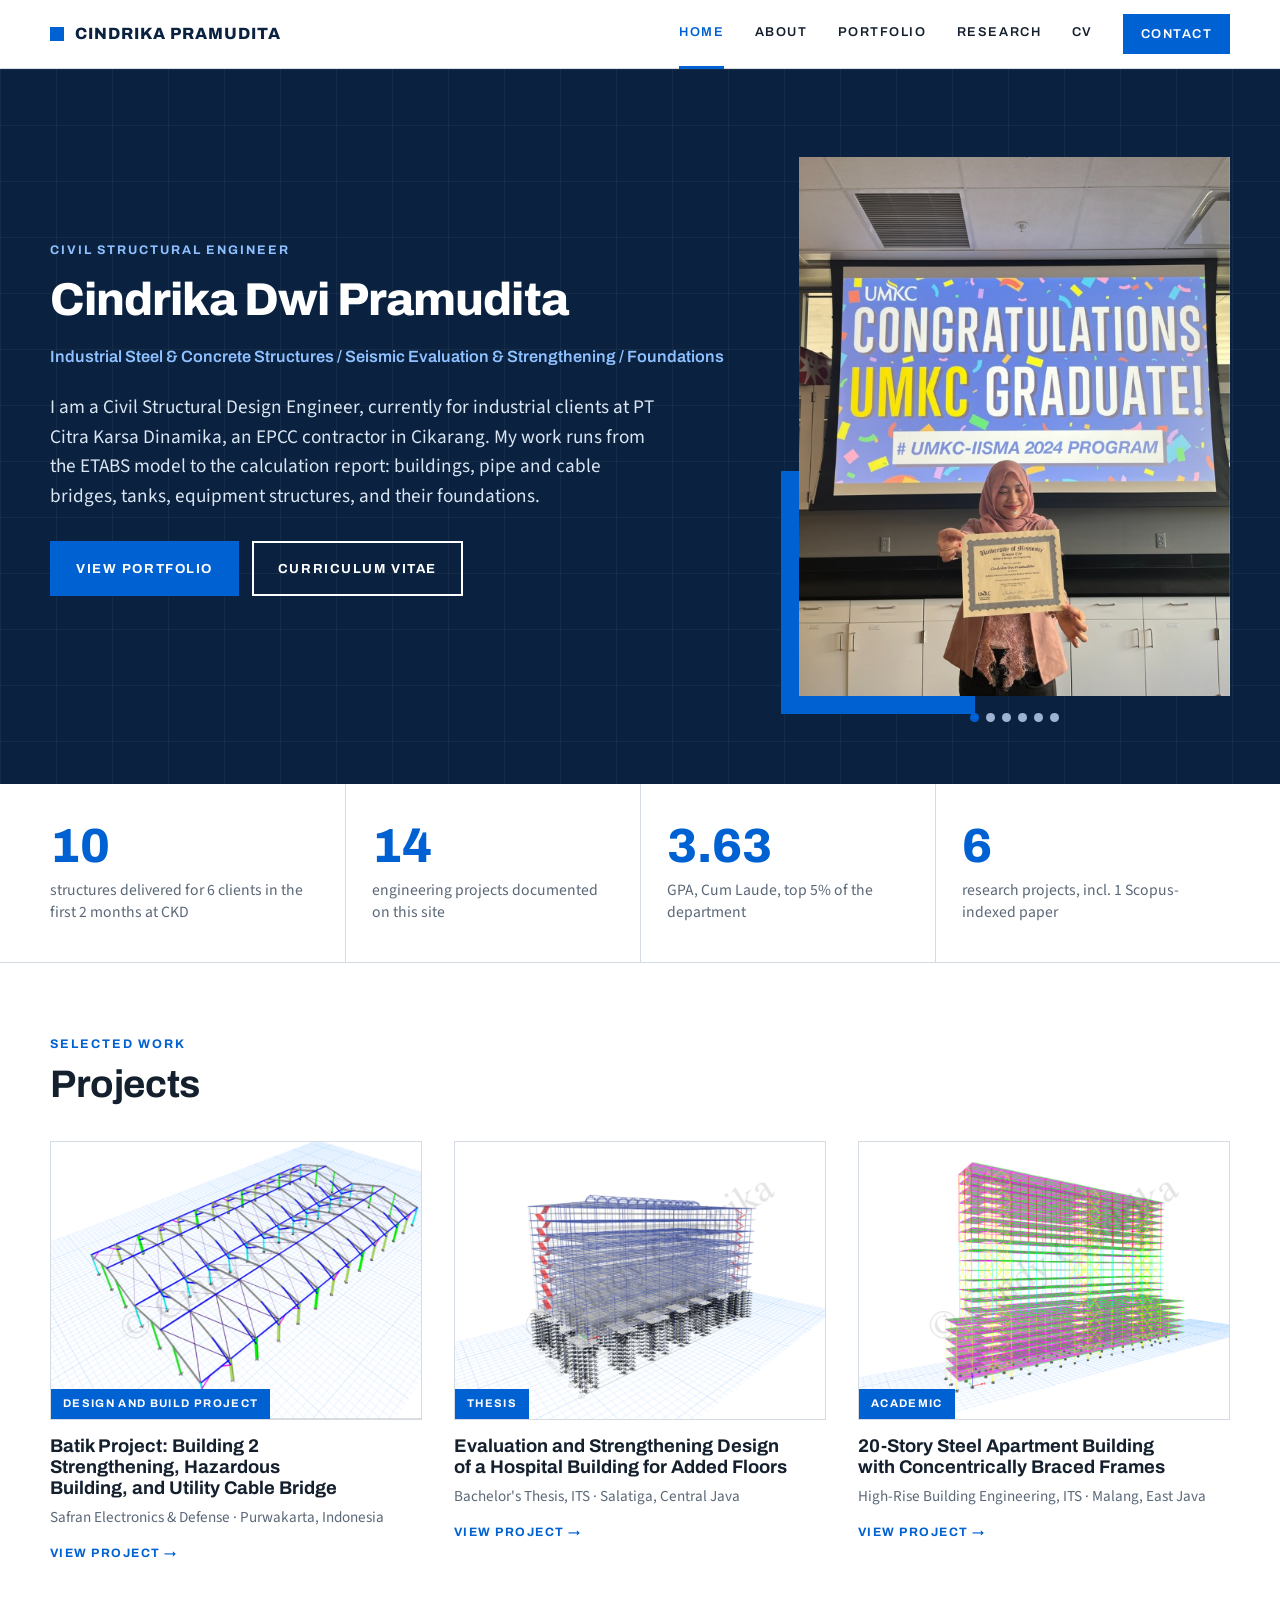
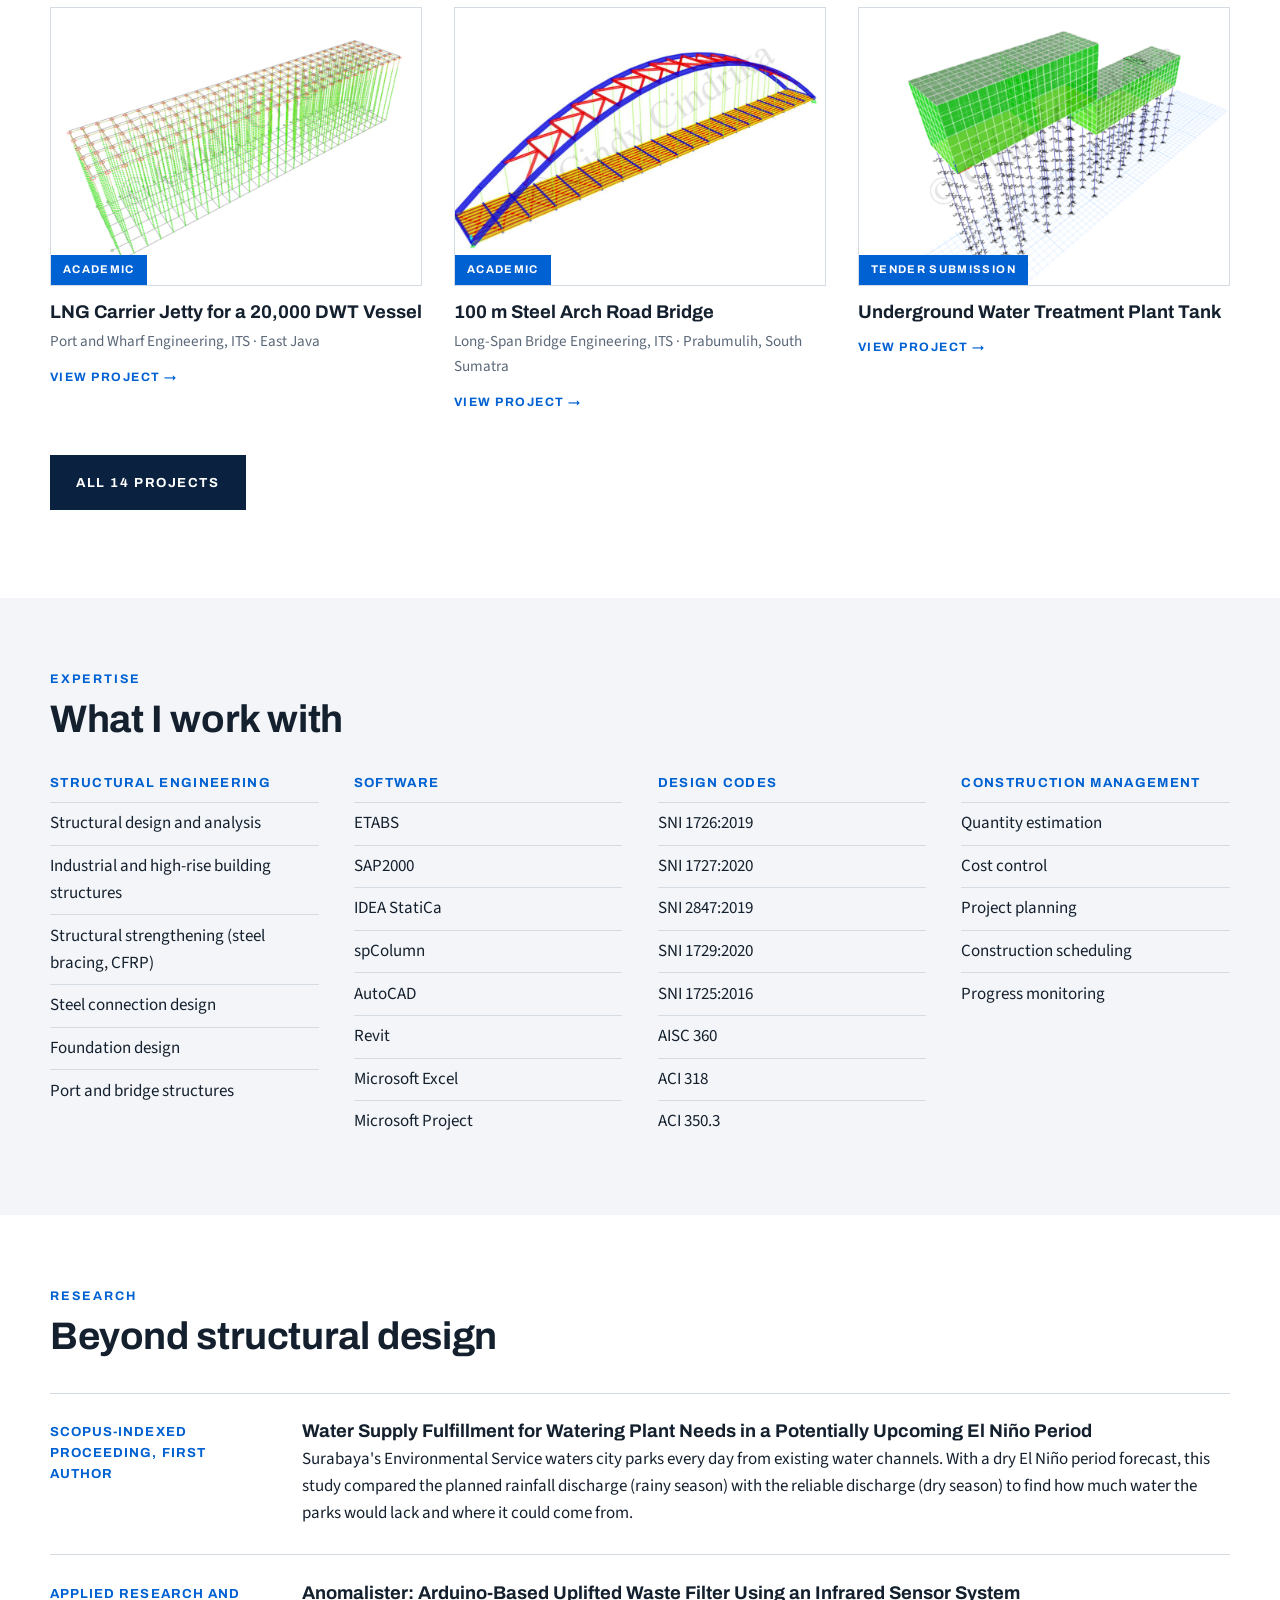
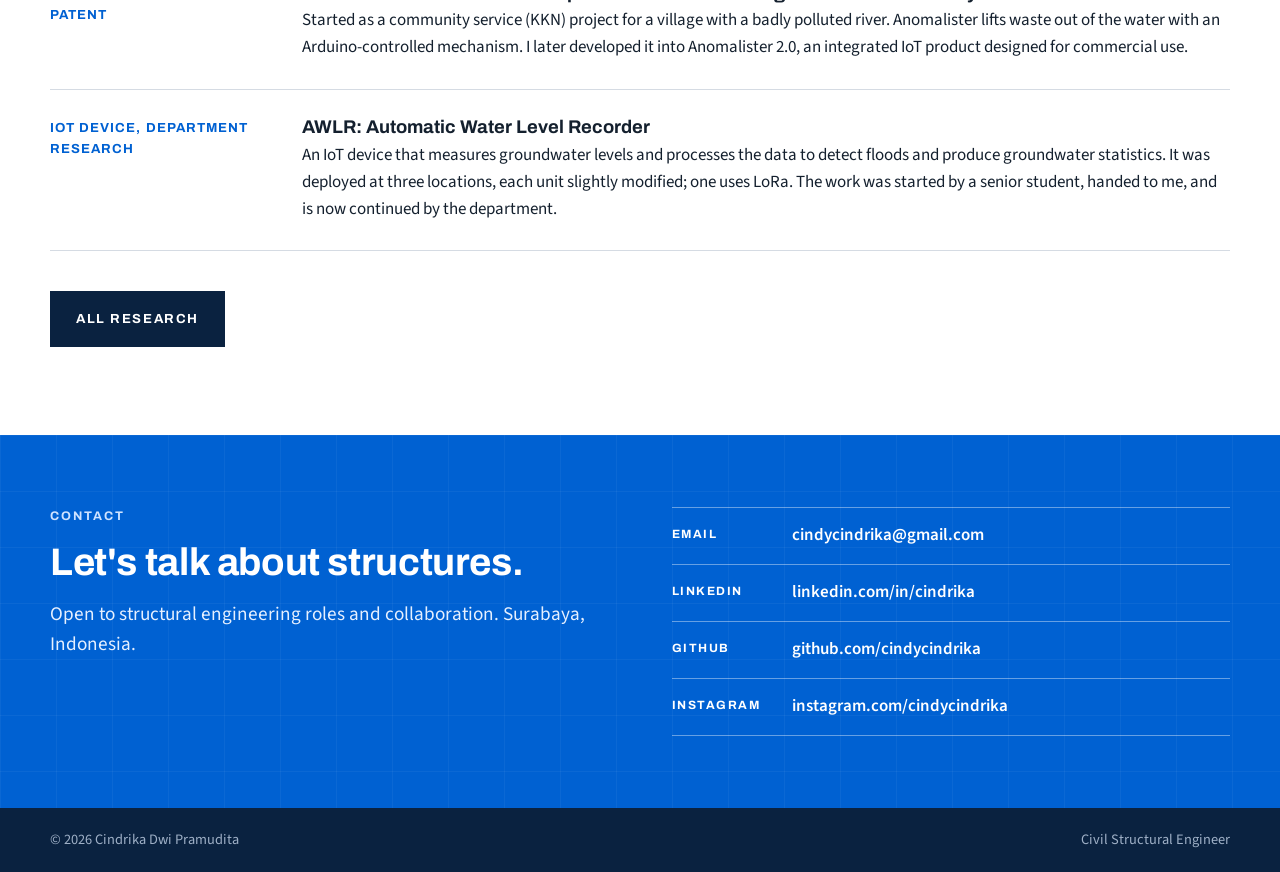
<file: index.html>
<!DOCTYPE html>
<html lang="en">
<head>
<meta charset="utf-8">
<meta name="viewport" content="width=device-width, initial-scale=1">
<title>Cindrika Dwi Pramudita | Civil Structural Engineer</title>
<meta name="description" content="Portfolio of Cindrika Dwi Pramudita, Civil Structural Engineer: industrial steel and concrete structures, seismic evaluation and strengthening, research, and CV.">
<link rel="preconnect" href="https://fonts.googleapis.com">
<link rel="preconnect" href="https://fonts.gstatic.com" crossorigin>
<link href="https://fonts.googleapis.com/css2?family=Archivo:wght@500;600;700;800&family=Source+Sans+3:wght@400;600&display=swap" rel="stylesheet">
<link rel="stylesheet" href="assets/style.css">
</head>
<body data-page="index">
<header id="site-header"></header>
<main id="main"></main>
<footer id="site-footer"></footer>
<noscript><p style="padding:2rem">This site needs JavaScript to display its content.</p></noscript>
<script src="data/content.js"></script>
<script src="assets/site.js"></script>
</body>
</html>
</file>
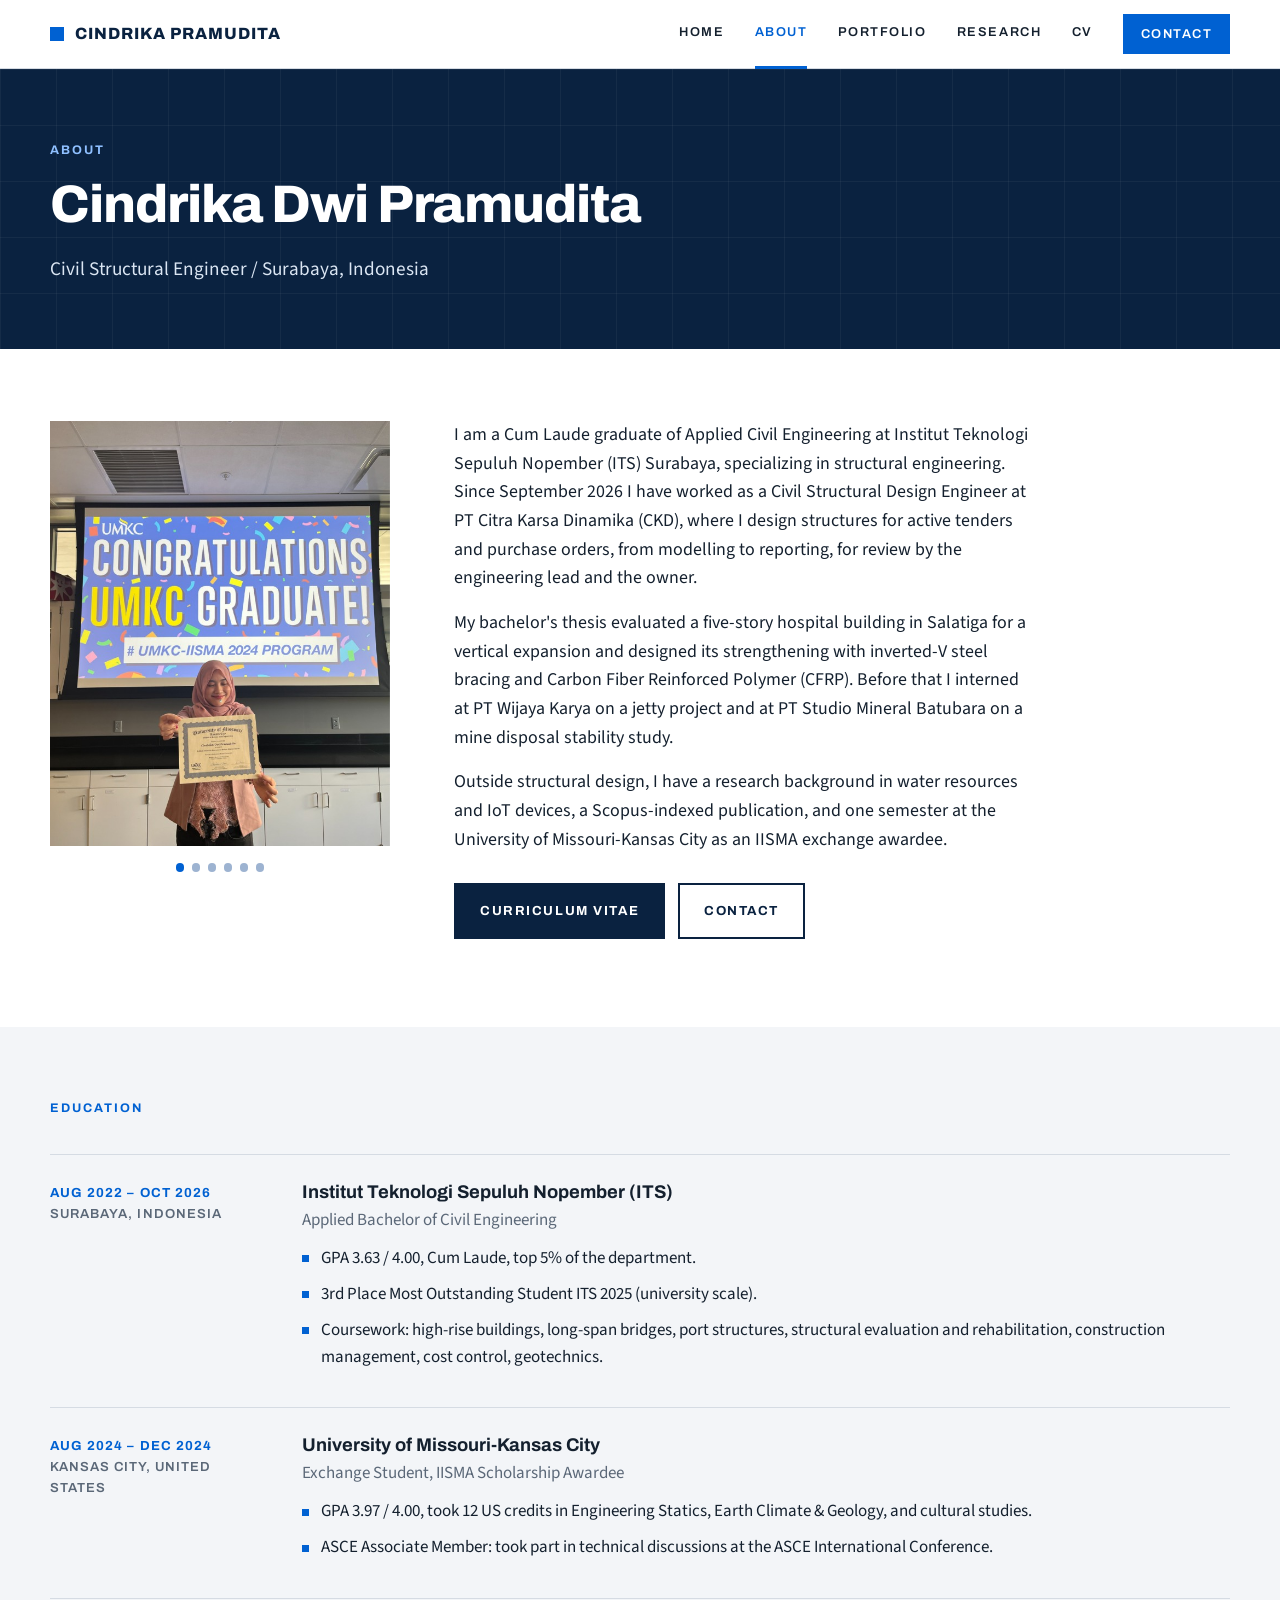
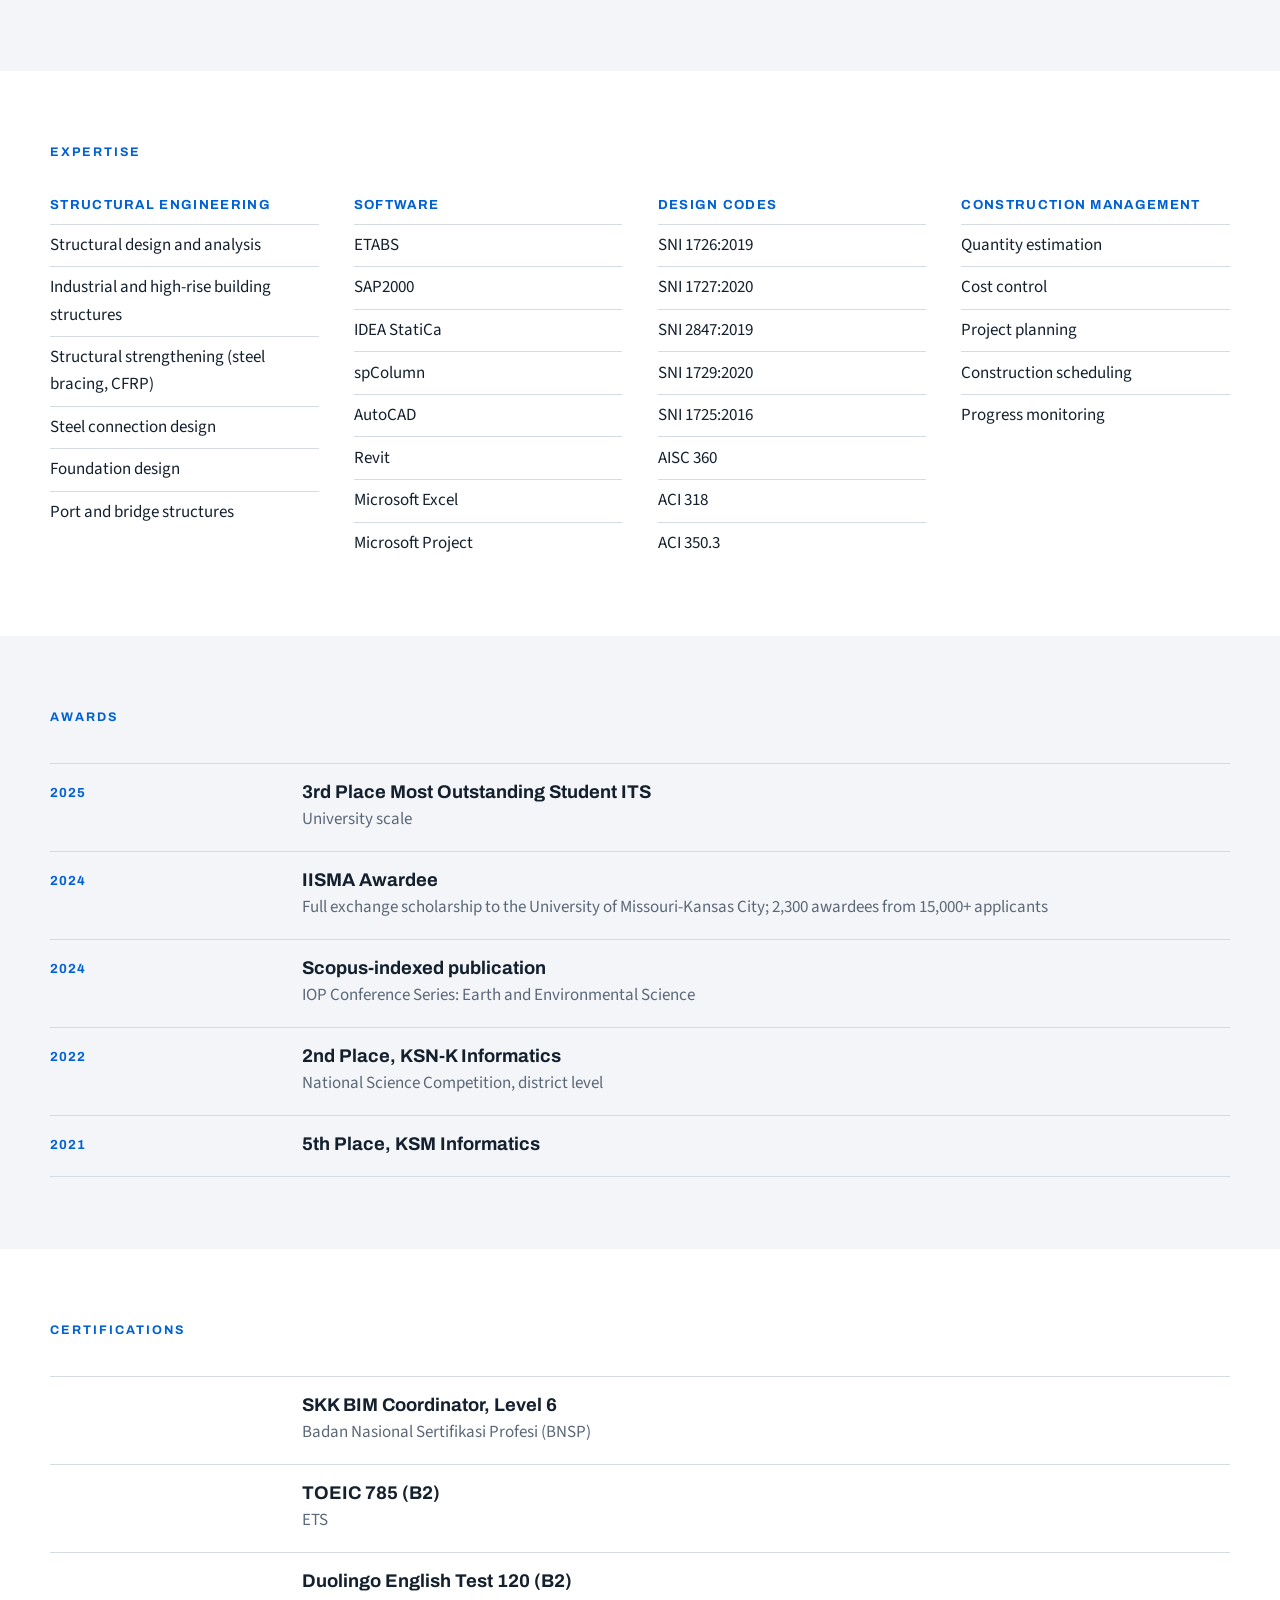
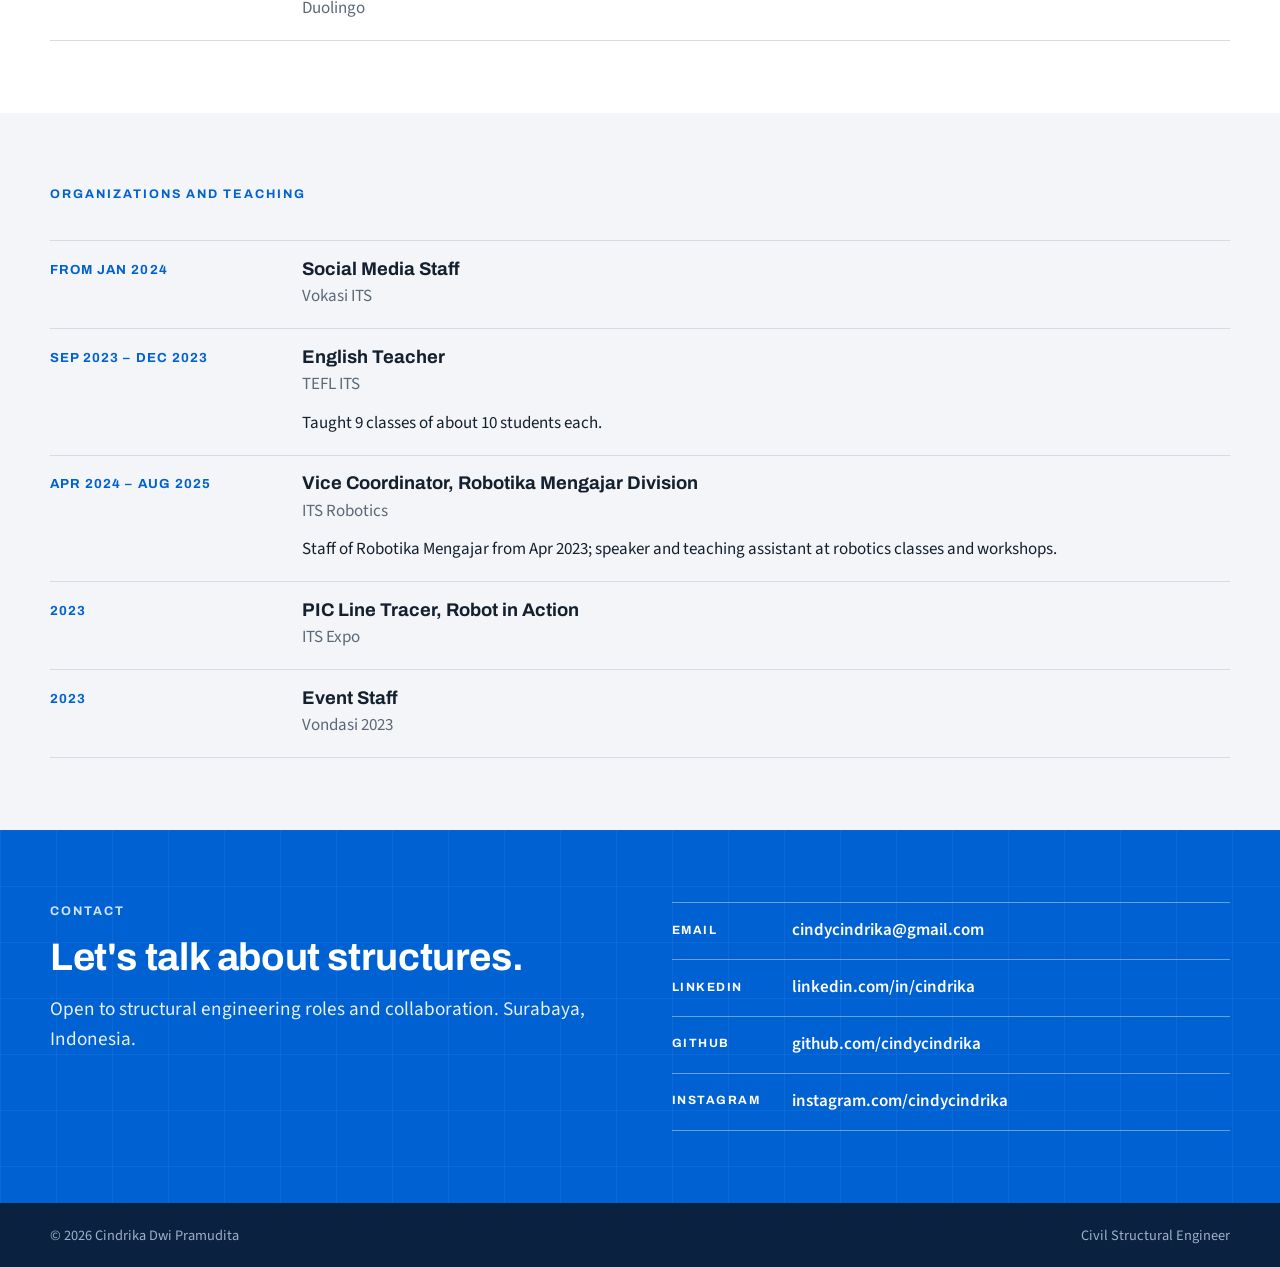
<file: about.html>
<!DOCTYPE html>
<html lang="en">
<head>
<meta charset="utf-8">
<meta name="viewport" content="width=device-width, initial-scale=1">
<title>Cindrika Dwi Pramudita | Civil Structural Engineer</title>
<meta name="description" content="Portfolio of Cindrika Dwi Pramudita, Civil Structural Engineer: industrial steel and concrete structures, seismic evaluation and strengthening, research, and CV.">
<link rel="preconnect" href="https://fonts.googleapis.com">
<link rel="preconnect" href="https://fonts.gstatic.com" crossorigin>
<link href="https://fonts.googleapis.com/css2?family=Archivo:wght@500;600;700;800&family=Source+Sans+3:wght@400;600&display=swap" rel="stylesheet">
<link rel="stylesheet" href="assets/style.css">
</head>
<body data-page="about">
<header id="site-header"></header>
<main id="main"></main>
<footer id="site-footer"></footer>
<noscript><p style="padding:2rem">This site needs JavaScript to display its content.</p></noscript>
<script src="data/content.js"></script>
<script src="assets/site.js"></script>
</body>
</html>
</file>
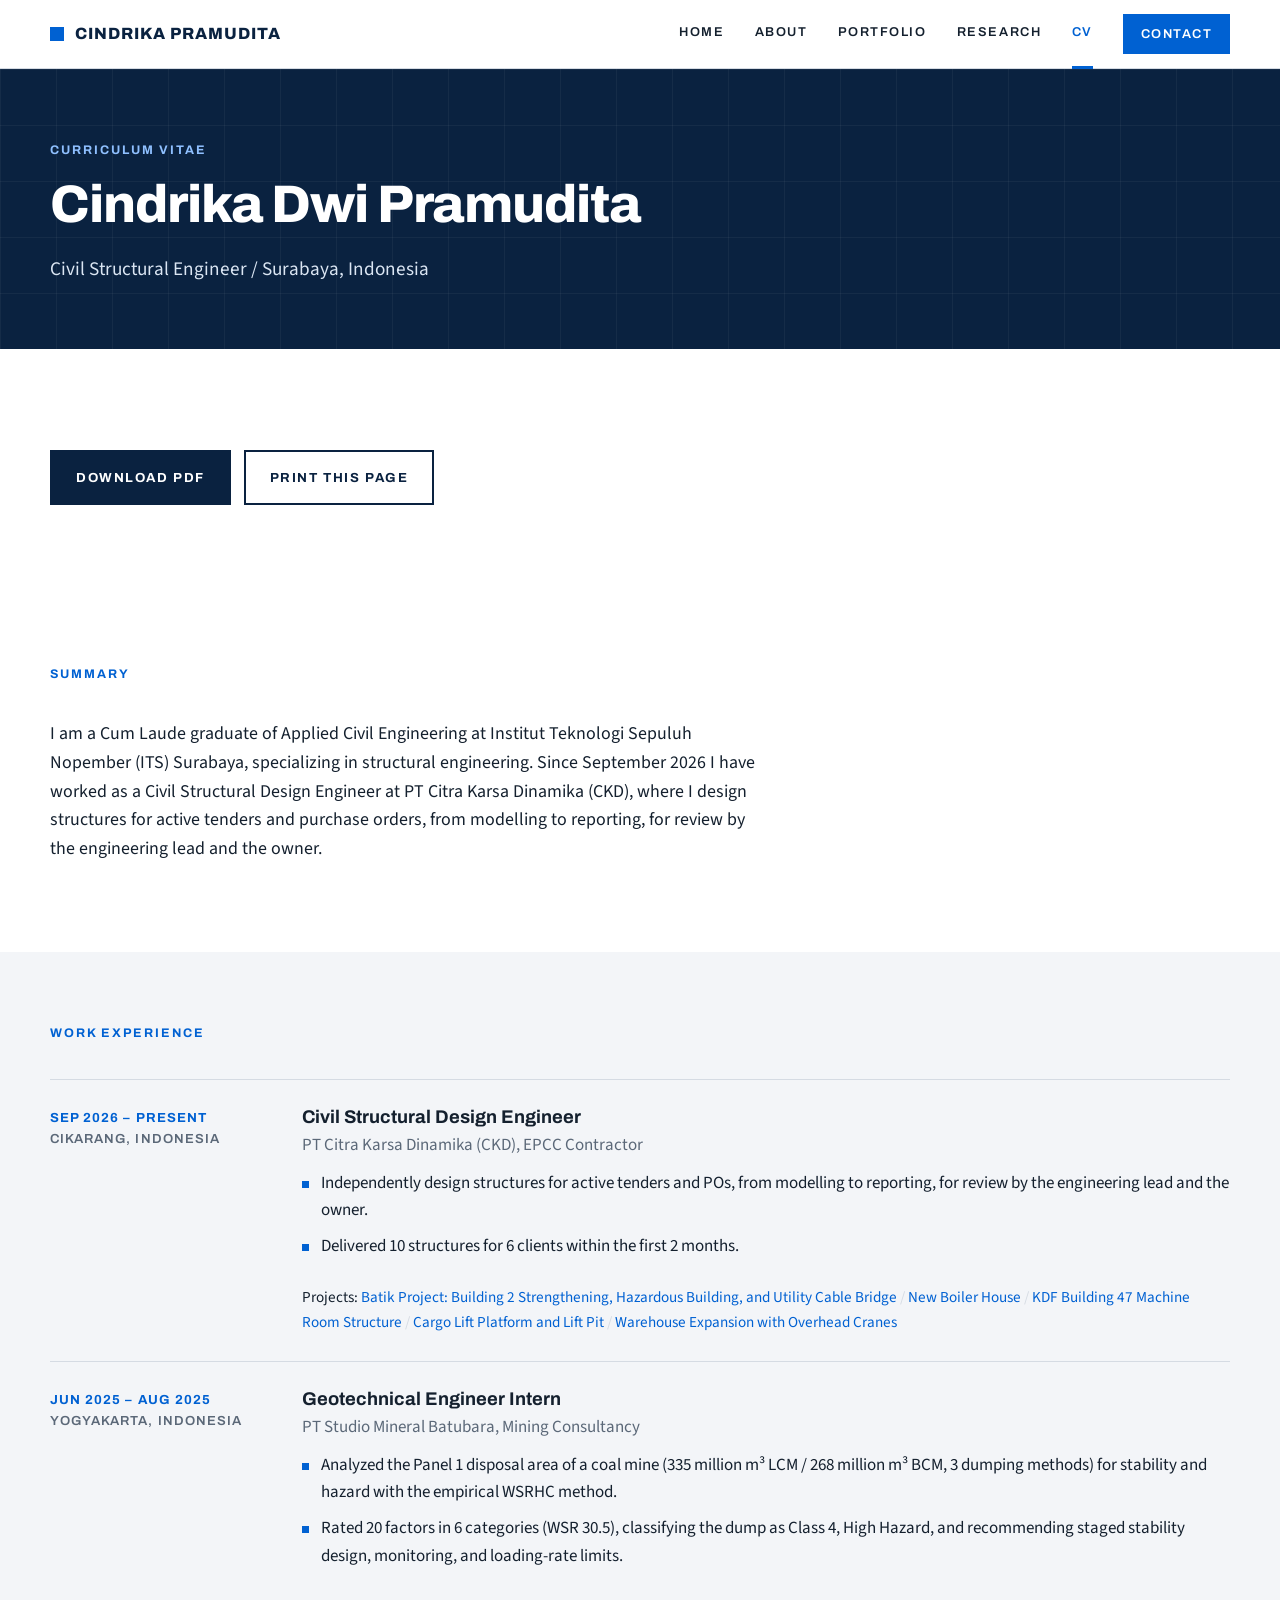
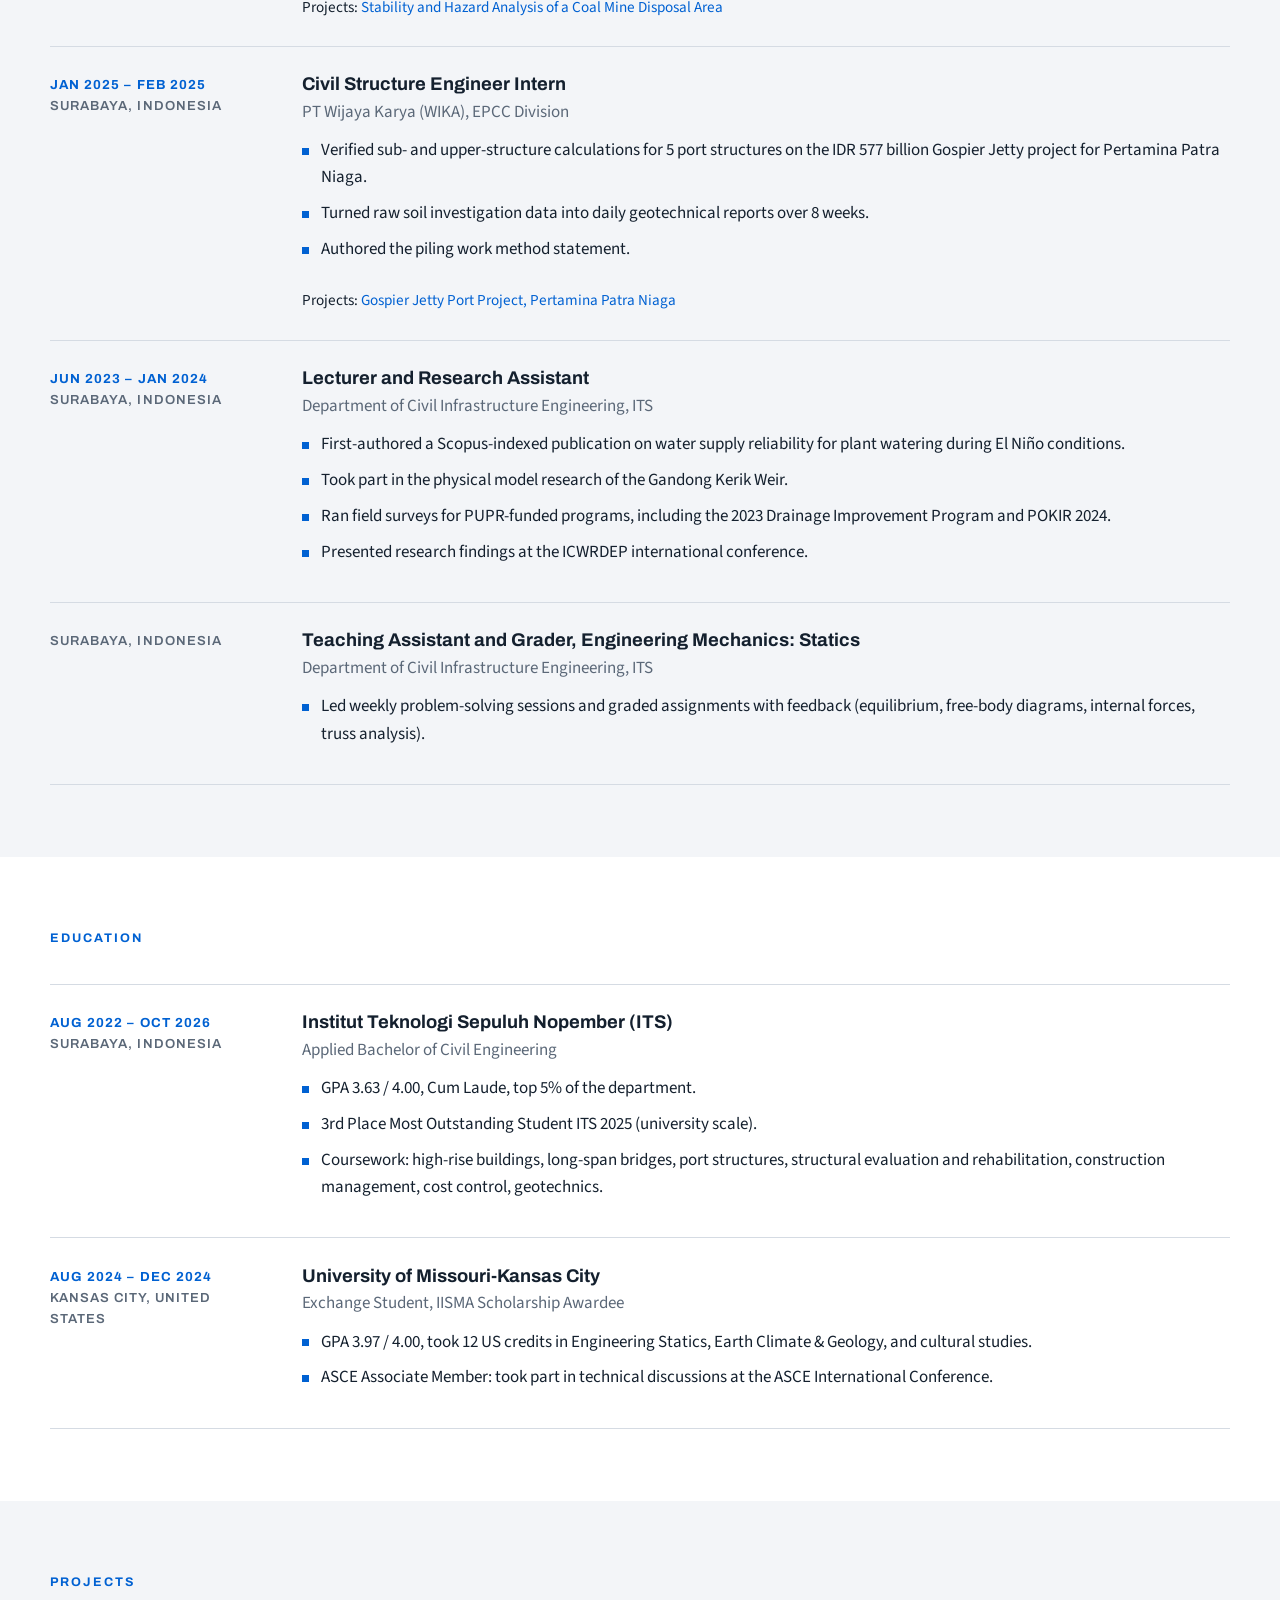
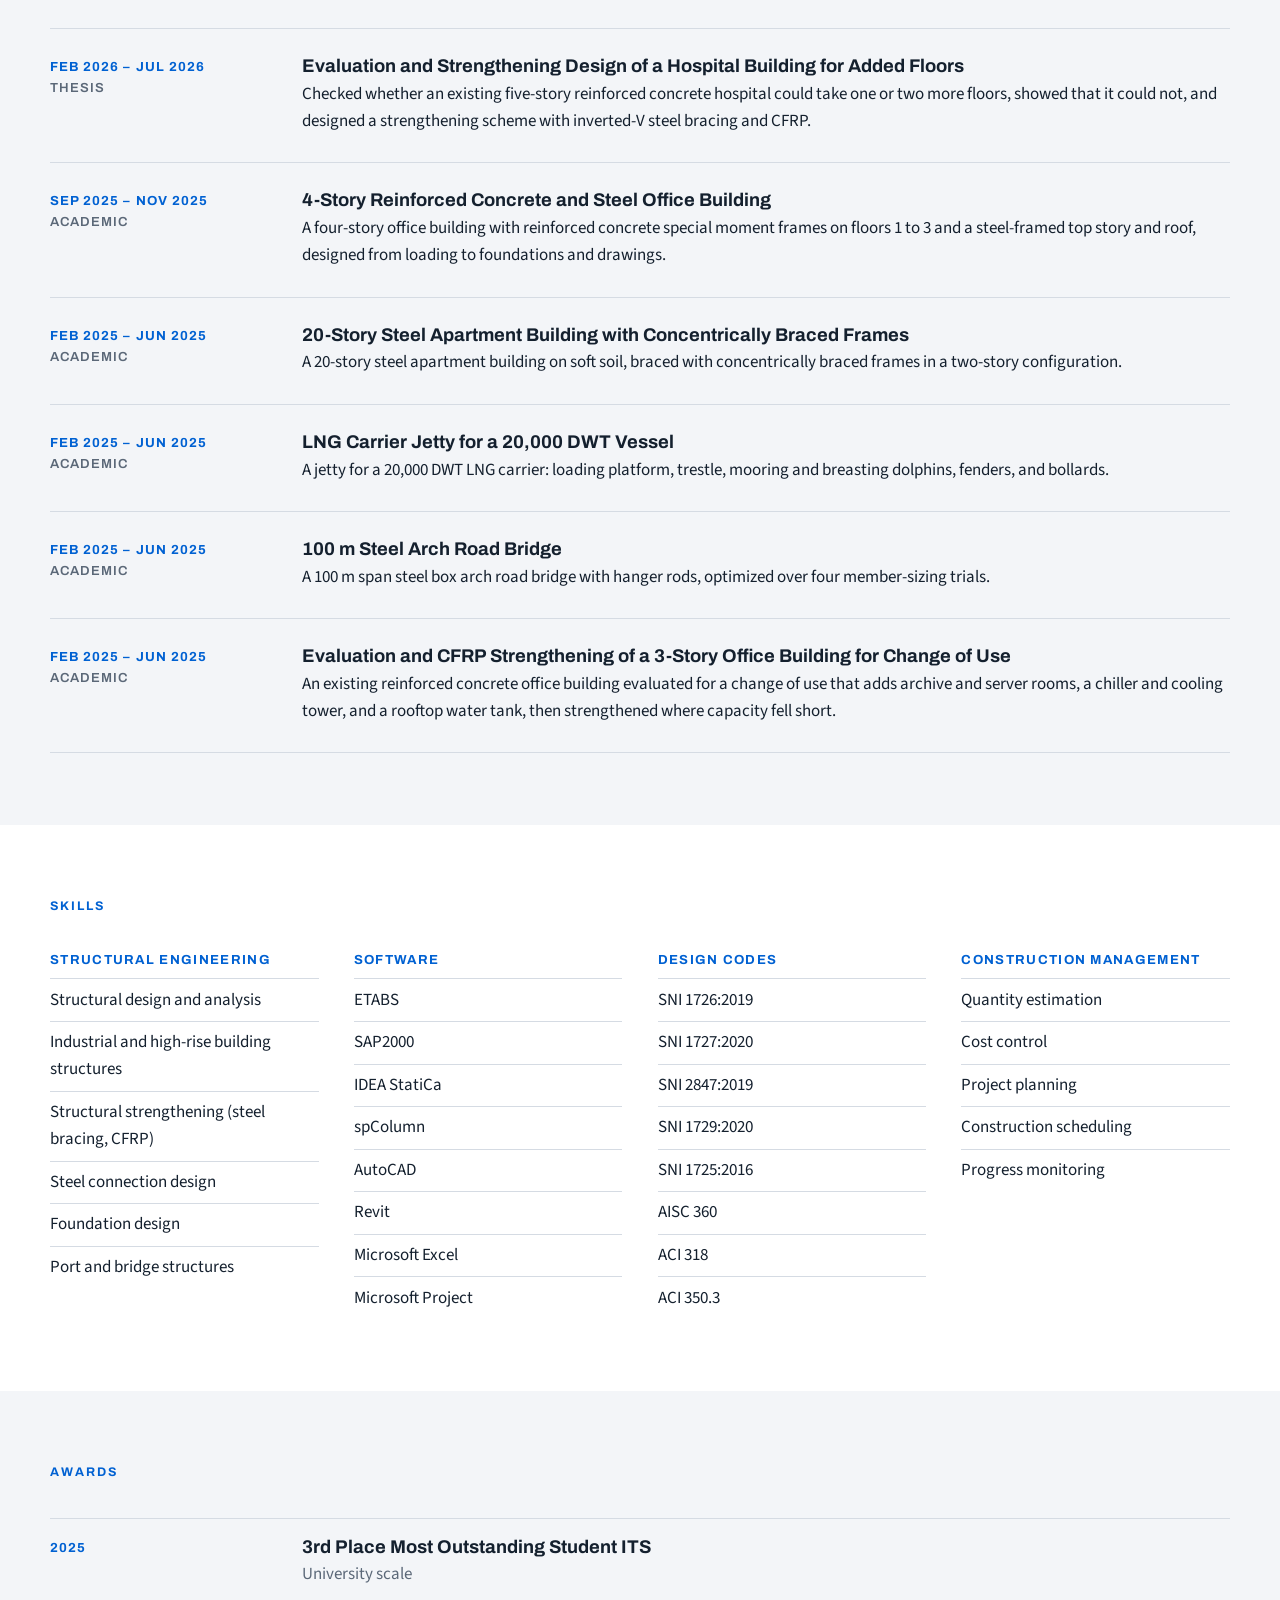
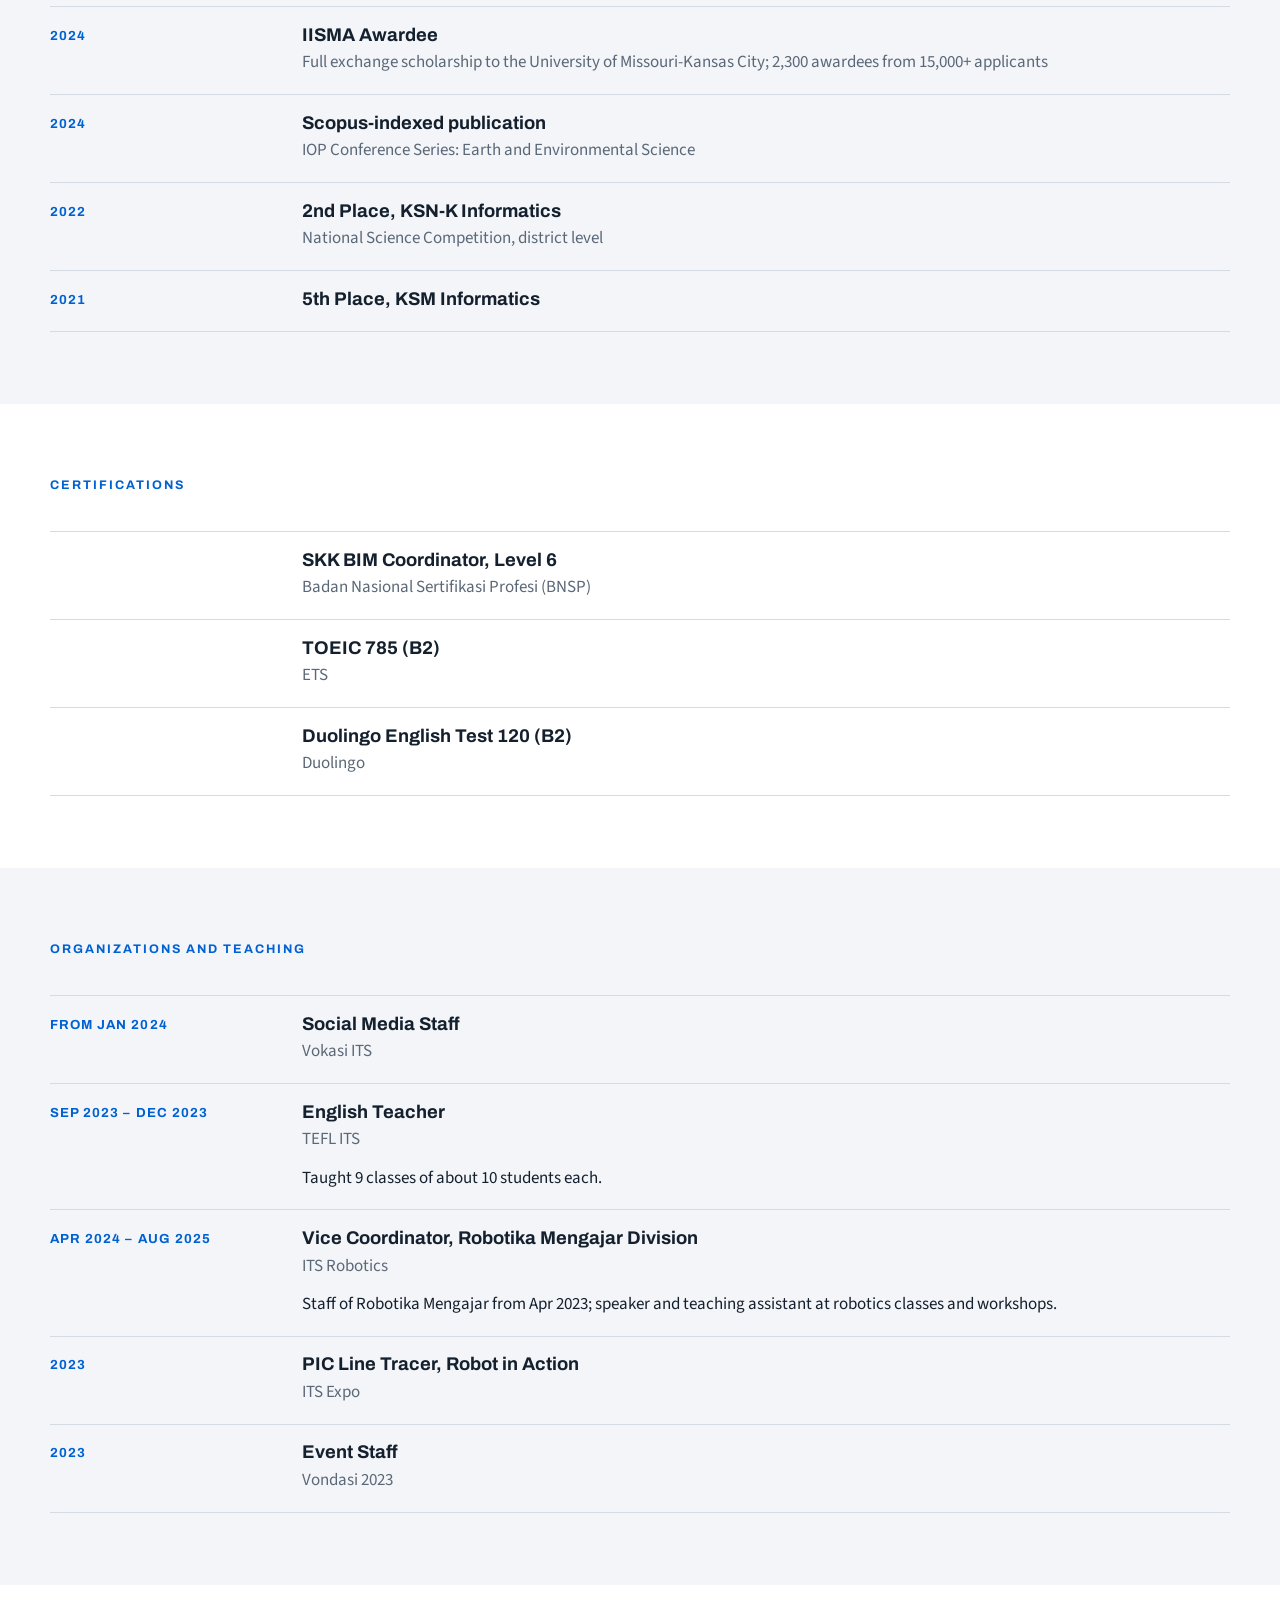
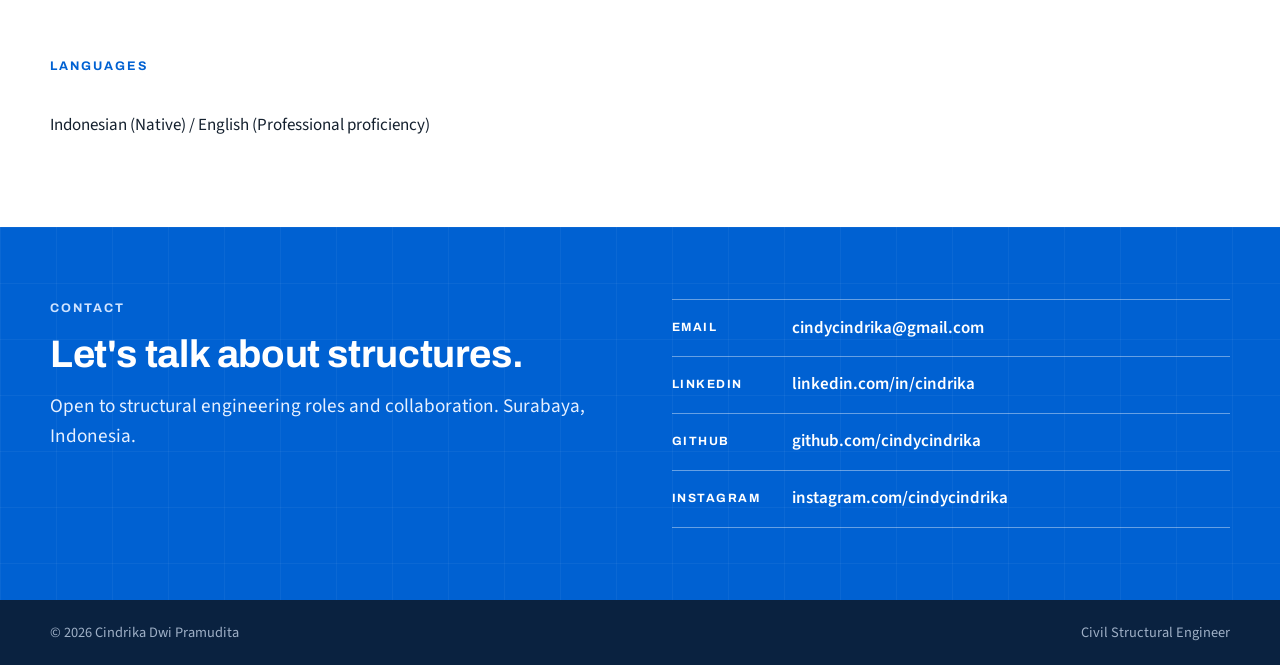
<file: cv.html>
<!DOCTYPE html>
<html lang="en">
<head>
<meta charset="utf-8">
<meta name="viewport" content="width=device-width, initial-scale=1">
<title>Cindrika Dwi Pramudita | Civil Structural Engineer</title>
<meta name="description" content="Portfolio of Cindrika Dwi Pramudita, Civil Structural Engineer: industrial steel and concrete structures, seismic evaluation and strengthening, research, and CV.">
<link rel="preconnect" href="https://fonts.googleapis.com">
<link rel="preconnect" href="https://fonts.gstatic.com" crossorigin>
<link href="https://fonts.googleapis.com/css2?family=Archivo:wght@500;600;700;800&family=Source+Sans+3:wght@400;600&display=swap" rel="stylesheet">
<link rel="stylesheet" href="assets/style.css">
</head>
<body data-page="cv">
<header id="site-header"></header>
<main id="main"></main>
<footer id="site-footer"></footer>
<noscript><p style="padding:2rem">This site needs JavaScript to display its content.</p></noscript>
<script src="data/content.js"></script>
<script src="assets/site.js"></script>
</body>
</html>
</file>
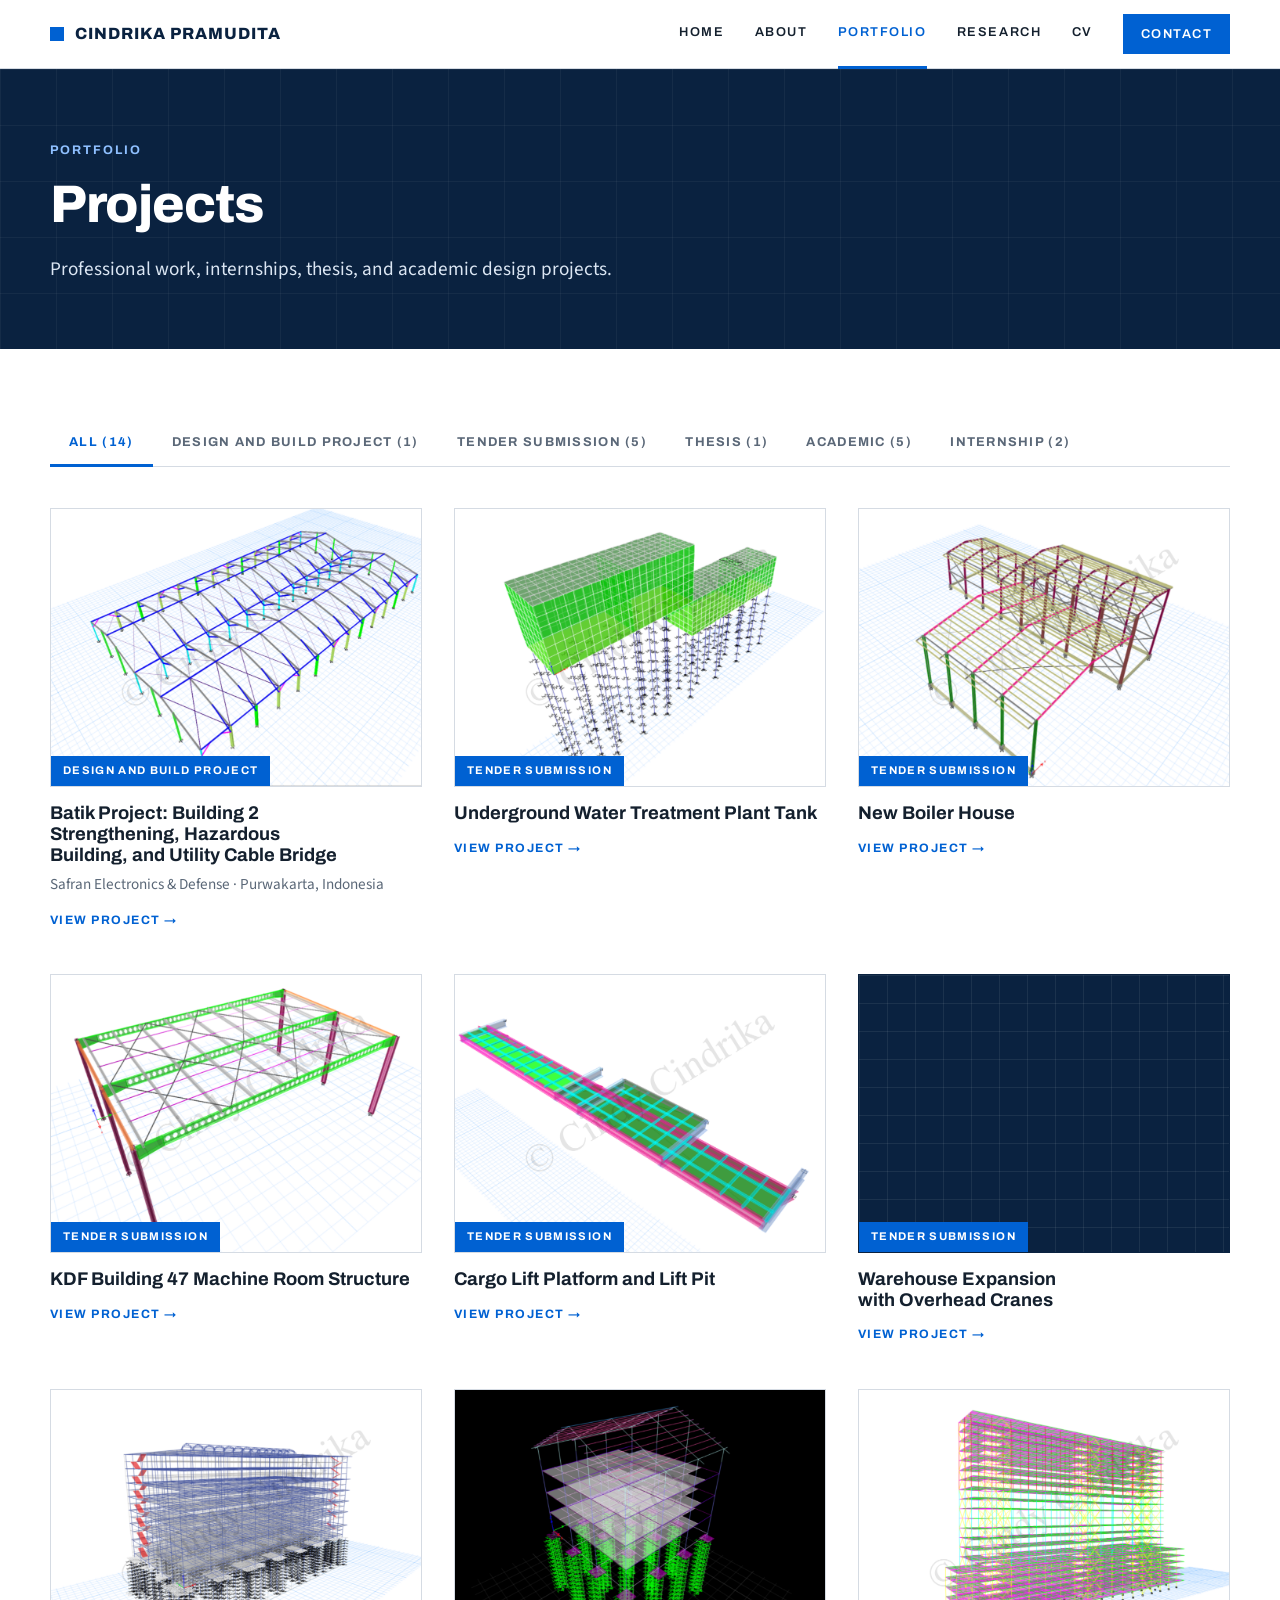
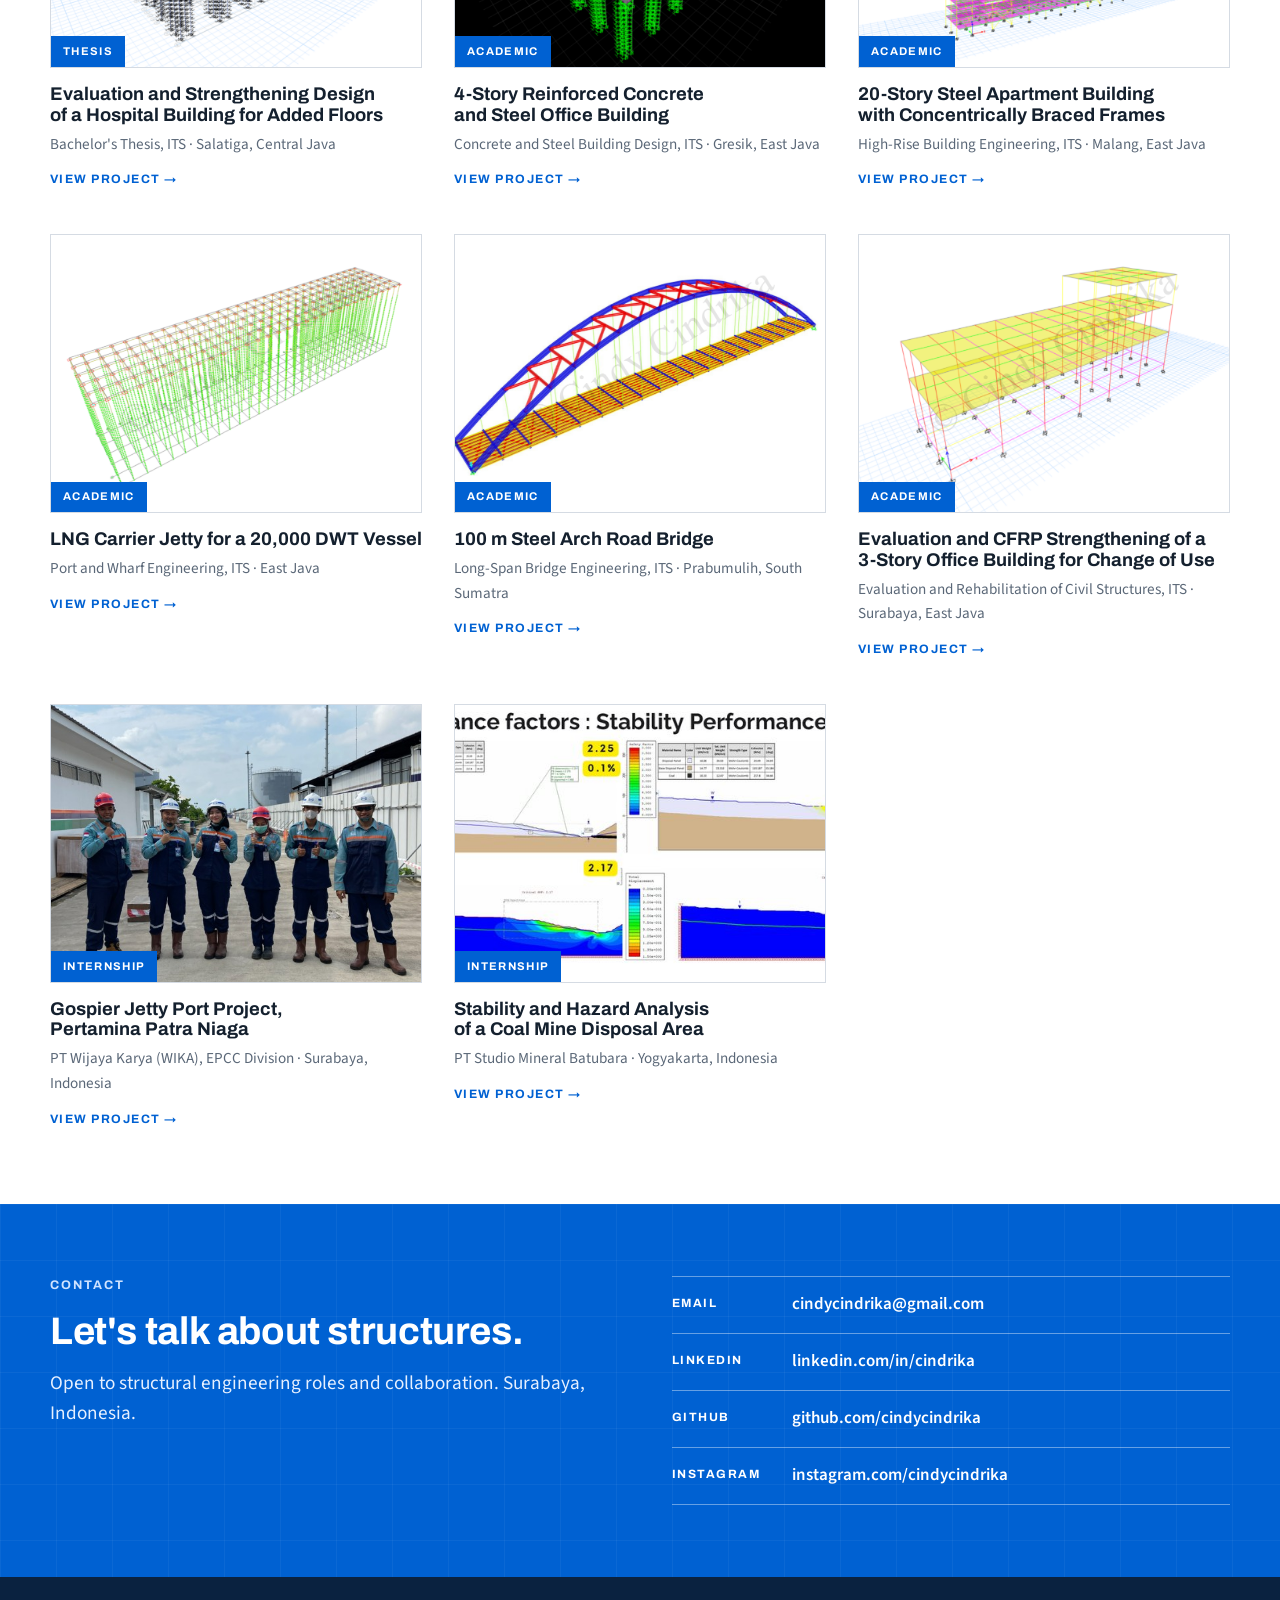
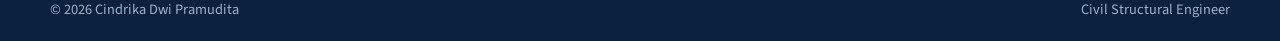
<file: portfolio.html>
<!DOCTYPE html>
<html lang="en">
<head>
<meta charset="utf-8">
<meta name="viewport" content="width=device-width, initial-scale=1">
<title>Cindrika Dwi Pramudita | Civil Structural Engineer</title>
<meta name="description" content="Portfolio of Cindrika Dwi Pramudita, Civil Structural Engineer: industrial steel and concrete structures, seismic evaluation and strengthening, research, and CV.">
<link rel="preconnect" href="https://fonts.googleapis.com">
<link rel="preconnect" href="https://fonts.gstatic.com" crossorigin>
<link href="https://fonts.googleapis.com/css2?family=Archivo:wght@500;600;700;800&family=Source+Sans+3:wght@400;600&display=swap" rel="stylesheet">
<link rel="stylesheet" href="assets/style.css">
</head>
<body data-page="portfolio">
<header id="site-header"></header>
<main id="main"></main>
<footer id="site-footer"></footer>
<noscript><p style="padding:2rem">This site needs JavaScript to display its content.</p></noscript>
<script src="data/content.js"></script>
<script src="assets/site.js"></script>
</body>
</html>
</file>
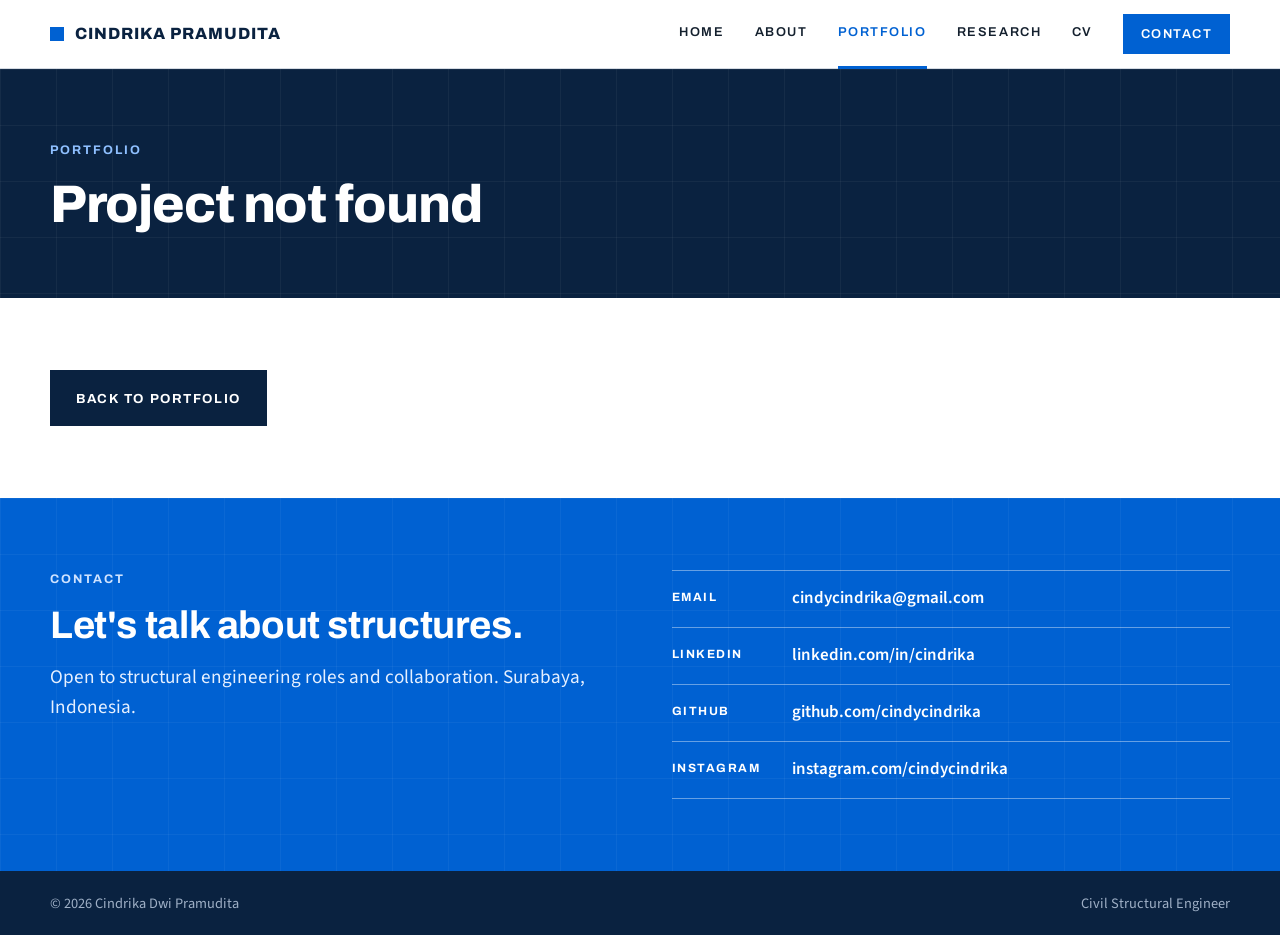
<file: project.html>
<!DOCTYPE html>
<html lang="en">
<head>
<meta charset="utf-8">
<meta name="viewport" content="width=device-width, initial-scale=1">
<title>Cindrika Dwi Pramudita | Civil Structural Engineer</title>
<meta name="description" content="Portfolio of Cindrika Dwi Pramudita, Civil Structural Engineer: industrial steel and concrete structures, seismic evaluation and strengthening, research, and CV.">
<link rel="preconnect" href="https://fonts.googleapis.com">
<link rel="preconnect" href="https://fonts.gstatic.com" crossorigin>
<link href="https://fonts.googleapis.com/css2?family=Archivo:wght@500;600;700;800&family=Source+Sans+3:wght@400;600&display=swap" rel="stylesheet">
<link rel="stylesheet" href="assets/style.css">
</head>
<body data-page="project">
<header id="site-header"></header>
<main id="main"></main>
<footer id="site-footer"></footer>
<noscript><p style="padding:2rem">This site needs JavaScript to display its content.</p></noscript>
<script src="data/content.js"></script>
<script src="assets/site.js"></script>
</body>
</html>
</file>
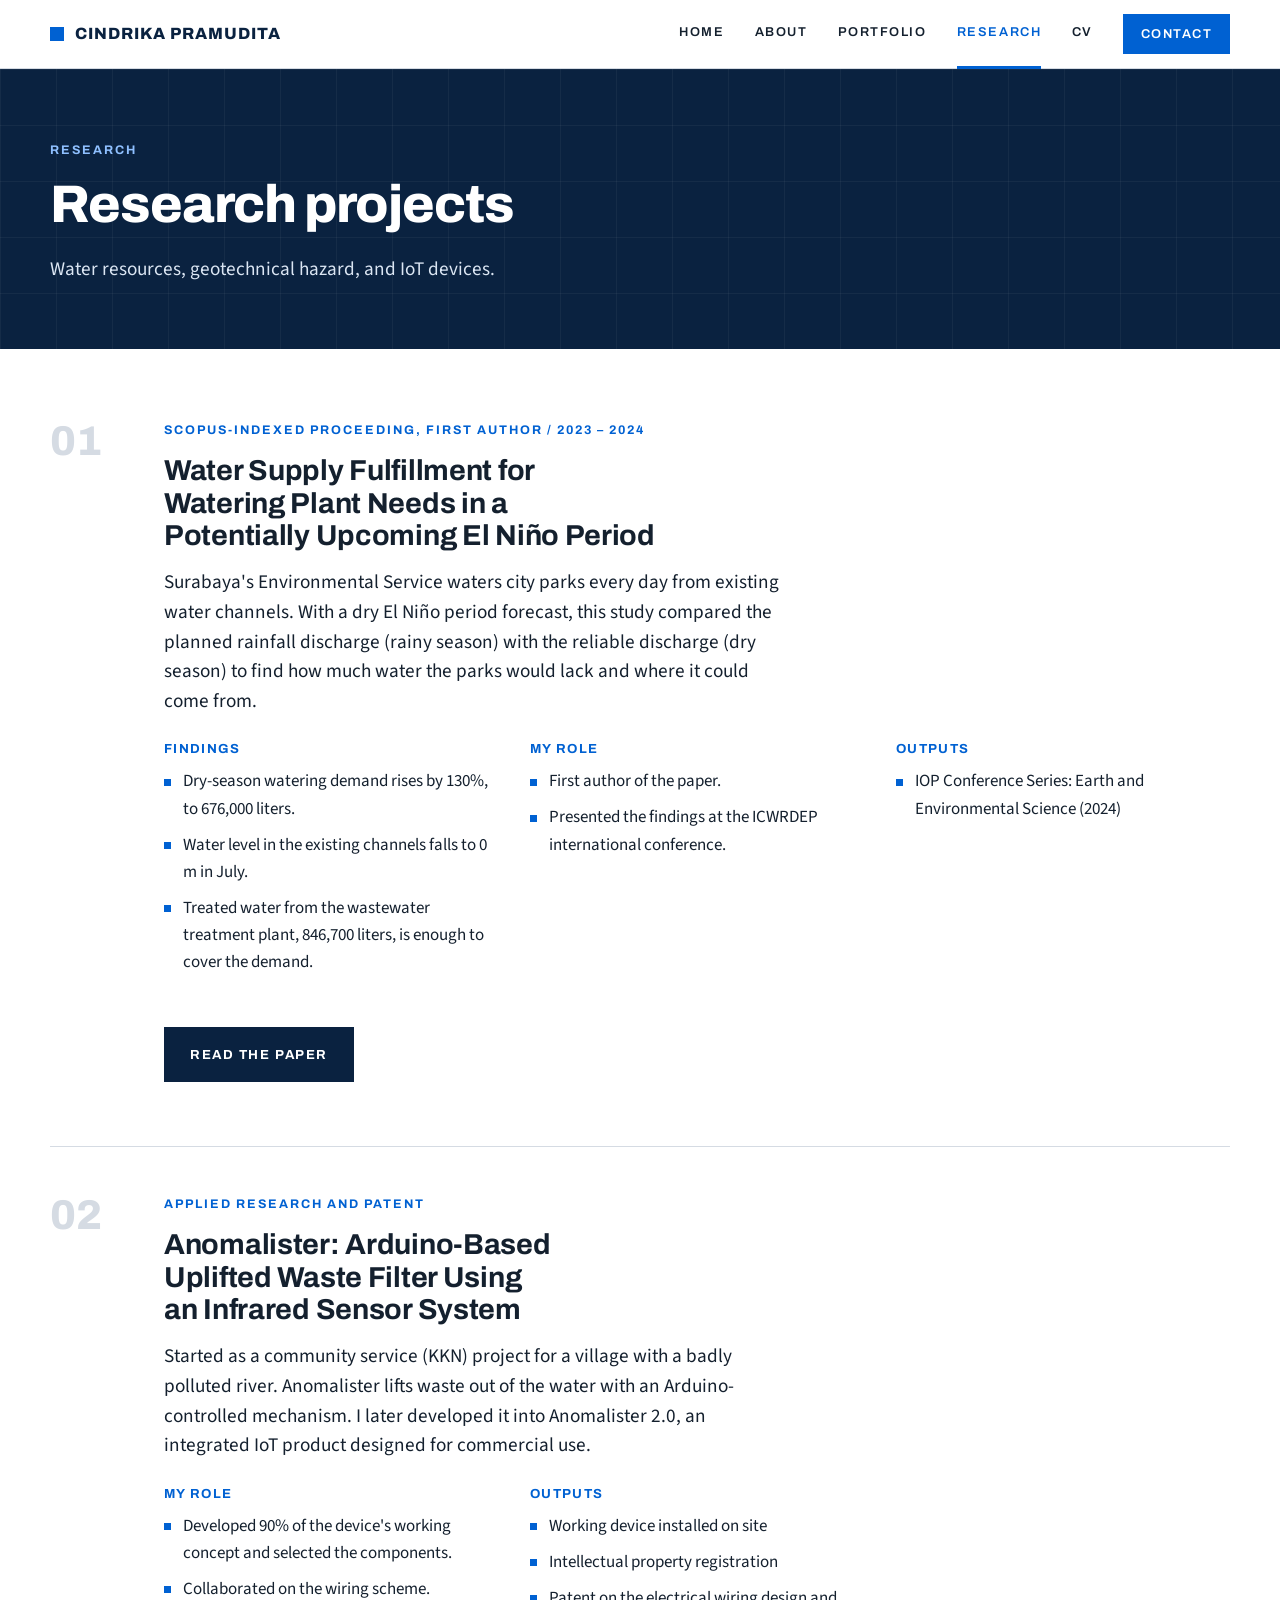
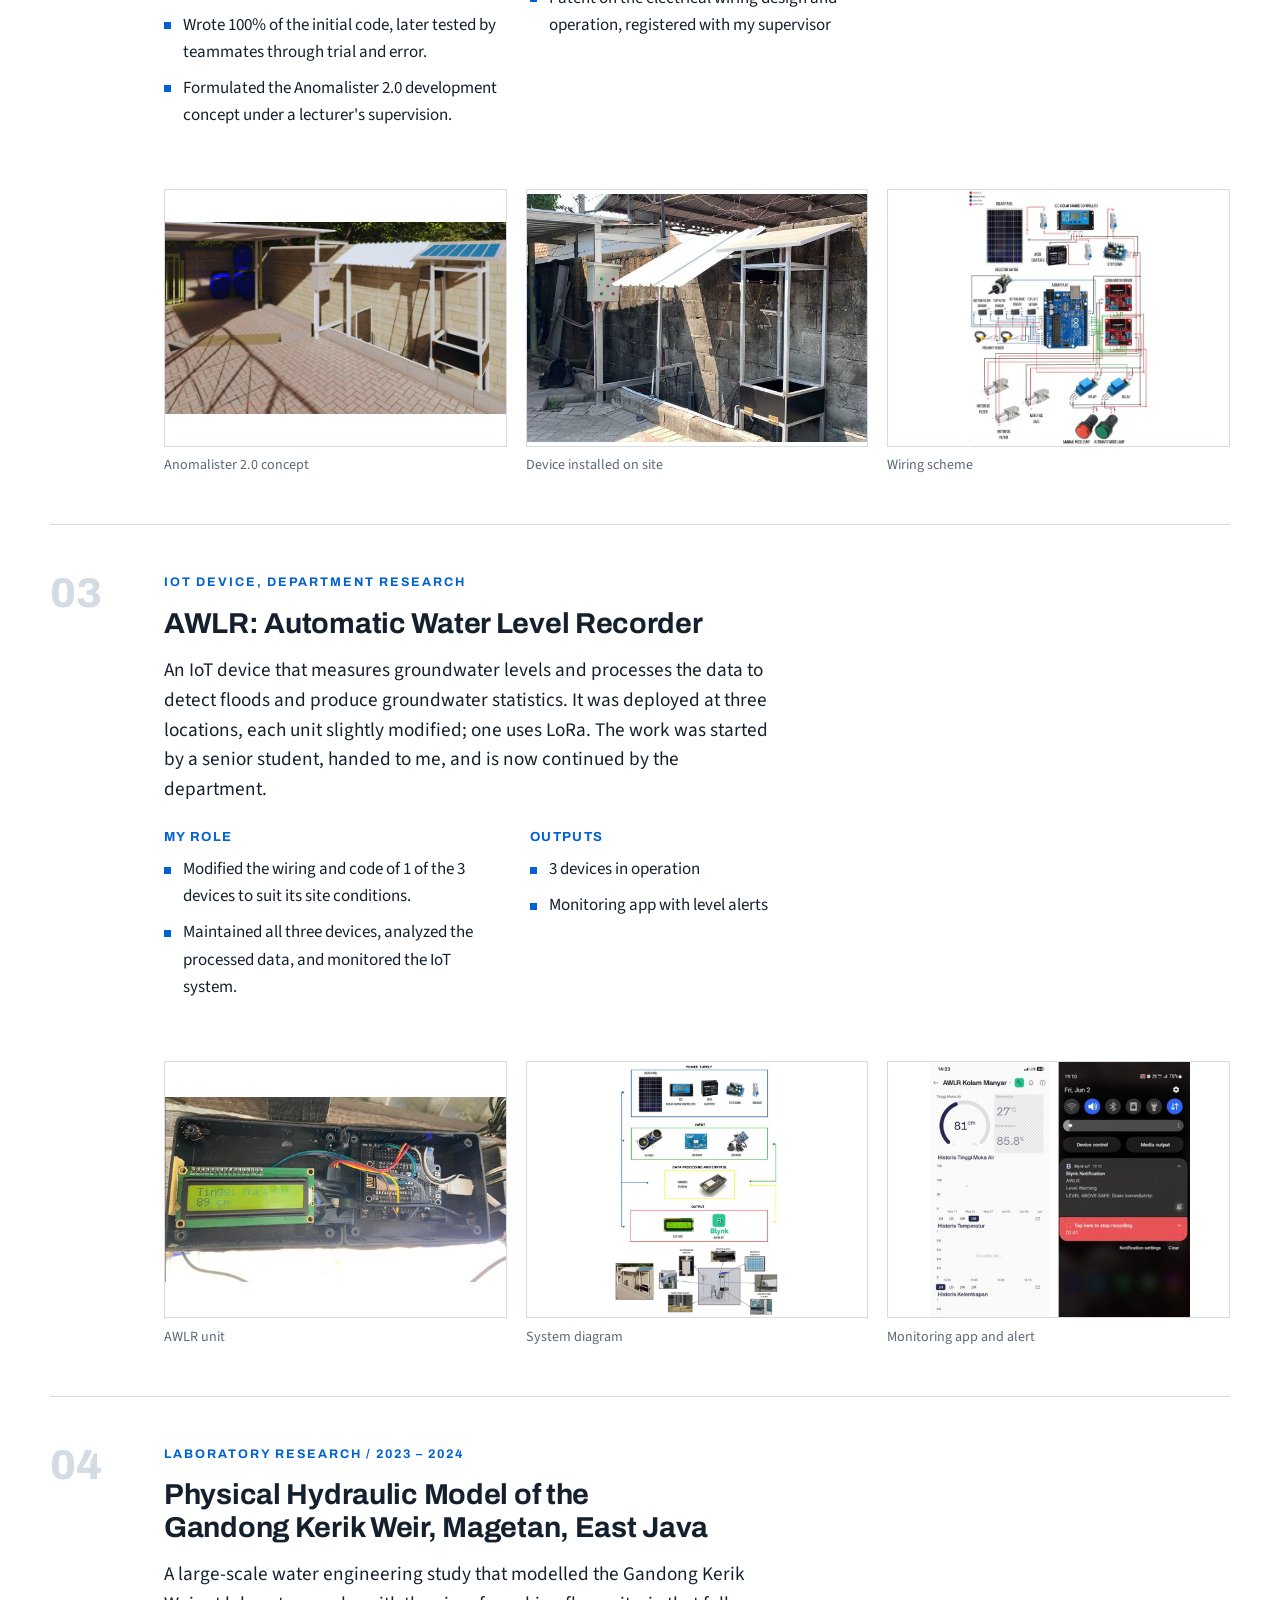
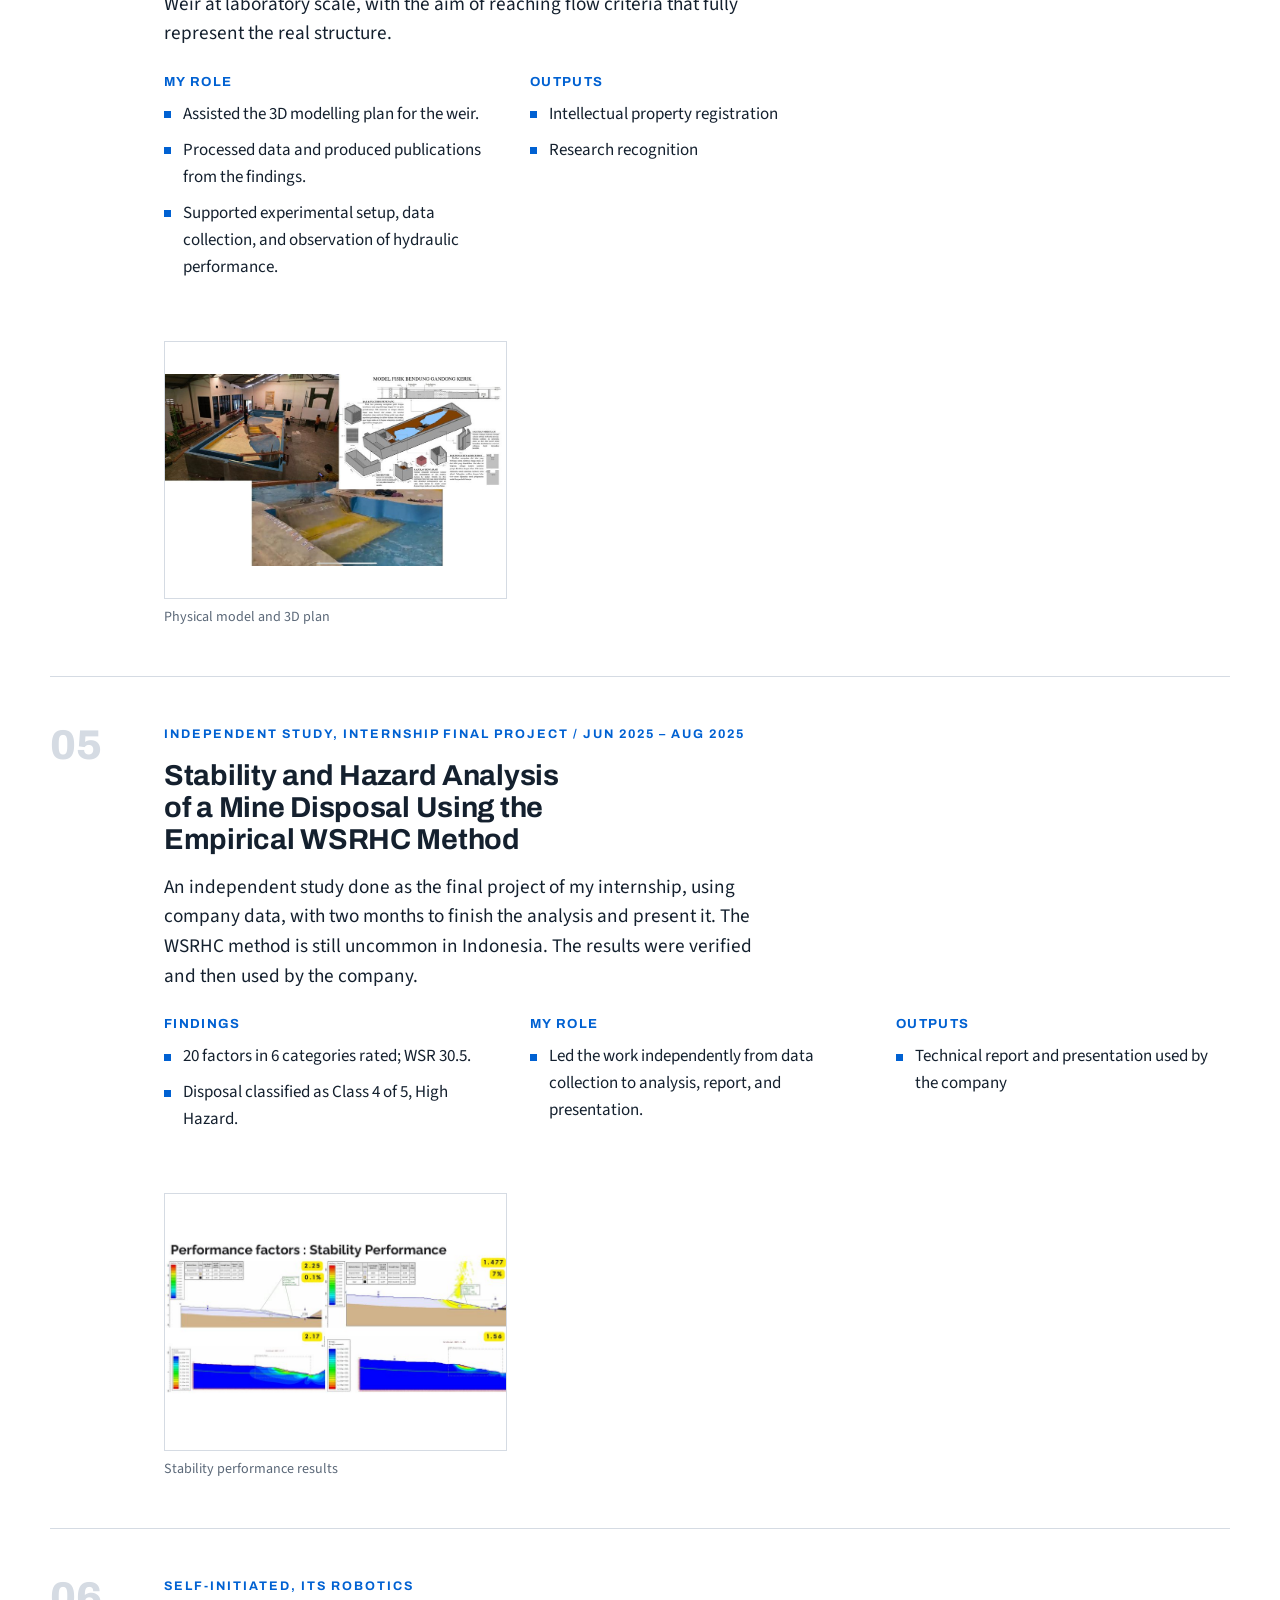
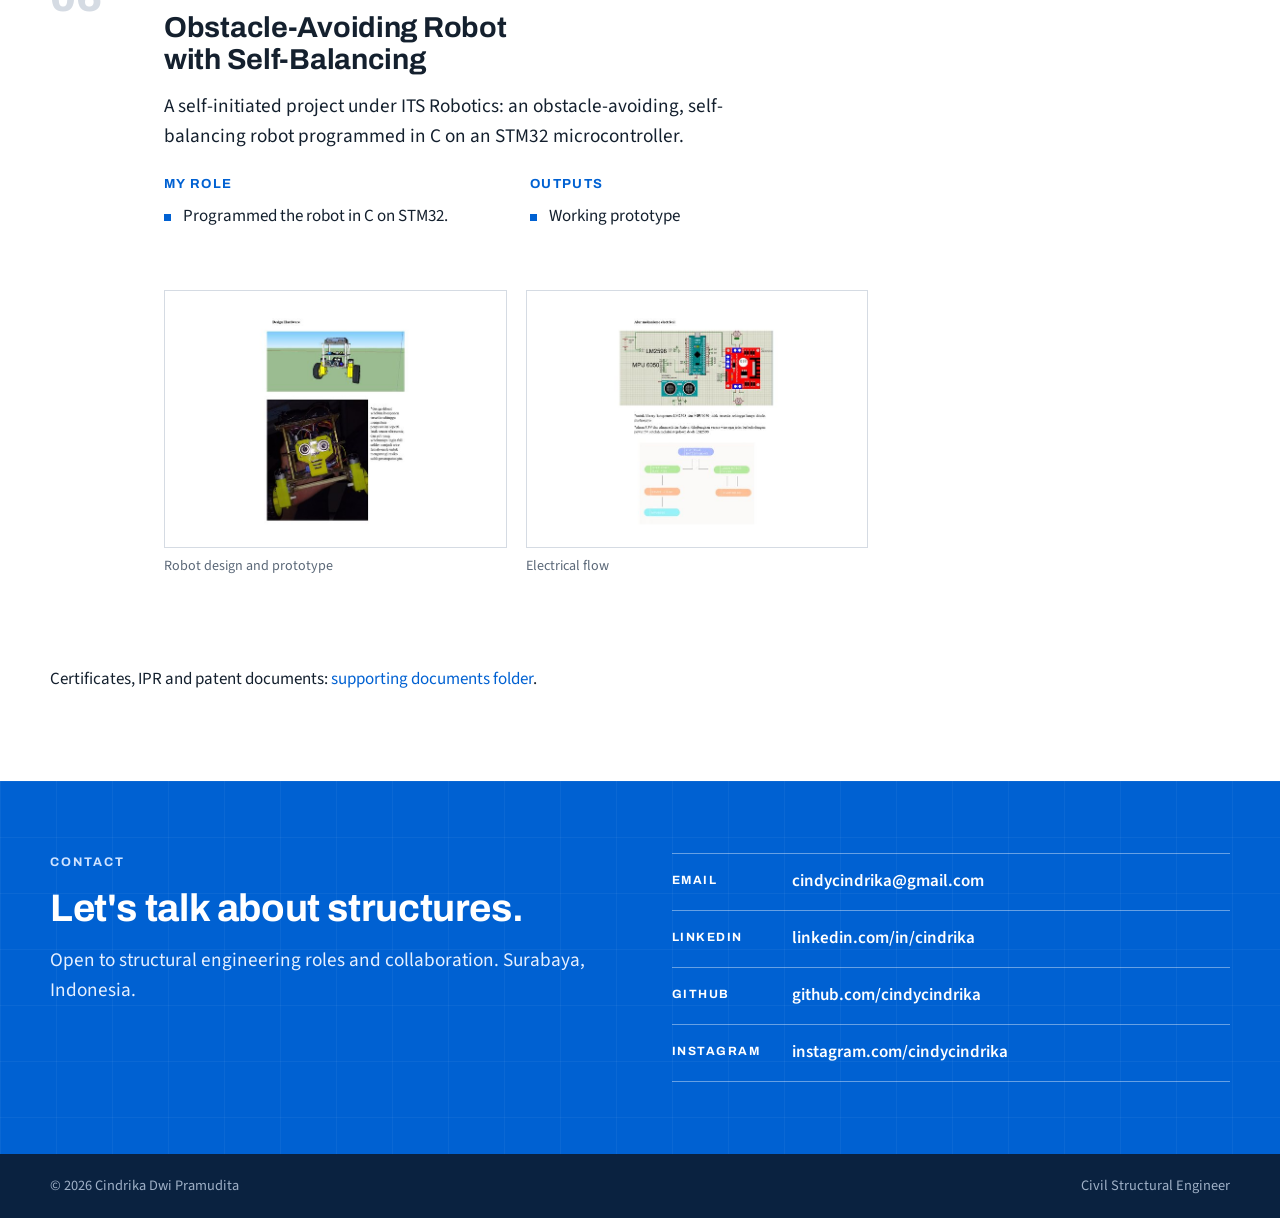
<file: research.html>
<!DOCTYPE html>
<html lang="en">
<head>
<meta charset="utf-8">
<meta name="viewport" content="width=device-width, initial-scale=1">
<title>Cindrika Dwi Pramudita | Civil Structural Engineer</title>
<meta name="description" content="Portfolio of Cindrika Dwi Pramudita, Civil Structural Engineer: industrial steel and concrete structures, seismic evaluation and strengthening, research, and CV.">
<link rel="preconnect" href="https://fonts.googleapis.com">
<link rel="preconnect" href="https://fonts.gstatic.com" crossorigin>
<link href="https://fonts.googleapis.com/css2?family=Archivo:wght@500;600;700;800&family=Source+Sans+3:wght@400;600&display=swap" rel="stylesheet">
<link rel="stylesheet" href="assets/style.css">
</head>
<body data-page="research">
<header id="site-header"></header>
<main id="main"></main>
<footer id="site-footer"></footer>
<noscript><p style="padding:2rem">This site needs JavaScript to display its content.</p></noscript>
<script src="data/content.js"></script>
<script src="assets/site.js"></script>
</body>
</html>
</file>
<file: assets/style.css>
/* style.css — tampilan. Warna utama bisa diganti di blok :root di bawah. */
:root {
  --blue: #0061d2;
  --navy: #0a2240;
  --ink: #14202e;
  --muted: #5b6878;
  --line: #d5dbe3;
  --tint: #f3f5f8;
  --white: #ffffff;
  --head: "Archivo", "Arial Narrow", Arial, sans-serif;
  --body: "Source Sans 3", "Segoe UI", Arial, sans-serif;
}
* { box-sizing: border-box; border-radius: 0; }
html { scroll-behavior: smooth; }
body { margin: 0; font-family: var(--body); font-size: 17px; line-height: 1.6; color: var(--ink); background: var(--white); }
img { max-width: 100%; display: block; }
a { color: var(--blue); text-decoration: none; }
a:hover { text-decoration: underline; }
h1, h2, h3 { font-family: var(--head); line-height: 1.12; margin: 0; text-wrap: balance; }
h1 { font-size: clamp(2.2rem, 5vw, 4rem); font-weight: 800; letter-spacing: -0.02em; }
h2 { font-size: clamp(1.6rem, 3vw, 2.4rem); font-weight: 700; letter-spacing: -0.01em; }
h3 { font-size: 1.15rem; font-weight: 700; }
h3.small { font-size: .82rem; text-transform: uppercase; letter-spacing: .1em; color: var(--blue); margin-bottom: .7rem; }
p { margin: 0 0 1rem; }
.wrap { width: min(1180px, 100% - 3rem); margin: 0 auto; }
.eyebrow { font-family: var(--head); font-size: .78rem; font-weight: 700; text-transform: uppercase; letter-spacing: .16em; color: var(--blue); margin: 0 0 .9rem; }
.eyebrow.light { color: #8fc0ff; }
.lead { font-size: 1.2rem; line-height: 1.55; max-width: 62ch; color: #dbe6f3; }
.lead.dark { color: var(--ink); }

/* header */
#site-header { position: sticky; top: 0; z-index: 20; background: var(--white); border-bottom: 1px solid var(--line); }
.bar { display: flex; align-items: center; justify-content: space-between; height: 68px; }
.brand { font-family: var(--head); font-weight: 800; font-size: 1.02rem; letter-spacing: .06em; text-transform: uppercase; color: var(--navy); display: flex; align-items: center; gap: .7rem; }
.brand:hover { text-decoration: none; }
.mark { width: 14px; height: 14px; background: var(--blue); display: inline-block; }
.nav { display: flex; align-items: center; gap: 1.9rem; }
.nav a { font-family: var(--head); font-size: .8rem; font-weight: 600; text-transform: uppercase; letter-spacing: .12em; color: var(--ink); padding: 1.45rem 0; border-bottom: 3px solid transparent; }
.nav a:hover, .nav a.on { color: var(--blue); border-bottom-color: var(--blue); text-decoration: none; }
.nav a.nav-cta { background: var(--blue); color: #fff; padding: .6rem 1.1rem; border: 0; }
.nav a.nav-cta:hover { background: var(--navy); color: #fff; }
.menu-btn { display: none; font-family: var(--head); font-weight: 700; text-transform: uppercase; letter-spacing: .12em; font-size: .8rem; background: none; border: 1px solid var(--ink); padding: .5rem .9rem; cursor: pointer; }

/* buttons */
.btn { display: inline-block; font-family: var(--head); font-weight: 700; font-size: .82rem; text-transform: uppercase; letter-spacing: .12em; padding: .95rem 1.5rem; background: var(--blue); color: #fff; border: 2px solid var(--blue); cursor: pointer; }
.btn:hover { background: #fff; color: var(--blue); text-decoration: none; }
.btn.ghost { background: transparent; border-color: #fff; color: #fff; }
.btn.ghost:hover { background: #fff; color: var(--navy); }
.btn.dark { background: var(--navy); border-color: var(--navy); }
.btn.dark:hover { background: #fff; color: var(--navy); }
.btn.line { background: transparent; color: var(--navy); border-color: var(--navy); }
.btn.line:hover { background: var(--navy); color: #fff; }
.actions { display: flex; flex-wrap: wrap; gap: .8rem; margin-top: 1.8rem; }
.after { margin-top: 2.5rem; }

/* hero */
.hero, .page-head, .contact, .next { background-color: var(--navy); color: #fff;
  background-image: linear-gradient(rgba(255,255,255,.045) 1px, transparent 1px), linear-gradient(90deg, rgba(255,255,255,.045) 1px, transparent 1px);
  background-size: 56px 56px; }
.hero-grid { display: grid; grid-template-columns: 1.35fr .85fr; gap: 4rem; align-items: center; padding: 5.5rem 0; }
.hero h1 { font-size: clamp(2rem, 3.6vw, 3.1rem); }
@media (min-width: 961px) { .hero h1 { white-space: nowrap; } }
.hero .tagline { font-family: var(--head); font-weight: 600; font-size: 1.02rem; color: #8fc0ff; margin: 1.1rem 0 1.4rem; }
.hero-photo, .about-photo { position: relative; aspect-ratio: 4 / 5; background: #123463; }
.hero-photo::before { content: ""; position: absolute; left: -18px; bottom: -18px; width: 45%; height: 45%; background: var(--blue); z-index: 0; }
.hero-photo img, .about-photo img { position: absolute; inset: 0; width: 100%; height: 100%; object-fit: cover; z-index: 2; }
.ph-fallback { position: absolute; inset: 0; z-index: 1; display: grid; place-items: center; background: #123463; color: #5d8fd0; font-family: var(--head); font-weight: 800; font-size: 4.5rem; letter-spacing: .05em; }
/* slideshow foto Home & About */
.slider { overflow: visible; }
.slider .slide { position: absolute; inset: 0; margin: 0; z-index: 2; overflow: hidden; opacity: 0; transition: opacity .8s ease; pointer-events: none; }
.slider .slide.on { opacity: 1; pointer-events: auto; }
.slider .slide img { position: absolute; inset: 0; width: 100%; height: 100%; }
.slider .slide img.fg { object-fit: cover; object-position: center; }
.slider .slide figcaption { position: absolute; z-index: 3; left: 0; right: 0; bottom: 0; padding: 2.2rem 1rem .9rem; background: linear-gradient(transparent, rgba(8,20,38,.85)); color: #fff; font-size: .9rem; }
.sl-nav { position: absolute; top: 50%; z-index: 3; transform: translateY(-50%); width: 2.4rem; height: 2.4rem; border: 0; background: rgba(8,20,38,.55); color: #fff; font-size: 1.6rem; line-height: 1; cursor: pointer; opacity: 0; transition: opacity .2s; }
.sl-nav.prev { left: .6rem; } .sl-nav.next { right: .6rem; }
.slider:hover .sl-nav, .sl-nav:focus { opacity: 1; }
.sl-dots { position: absolute; z-index: 3; left: 0; right: 0; bottom: -1.6rem; display: flex; justify-content: center; gap: .45rem; }
.sl-dots button { width: .55rem; height: .55rem; padding: 0; border: 0; border-radius: 50%; background: #9db3d1; cursor: pointer; }
.sl-dots button.on { background: var(--blue); }
@media (hover: none) { .sl-nav { opacity: .8; } }
@media (prefers-reduced-motion: reduce) { .slider .slide { transition: none; } }
.page-head { padding: 4.5rem 0 4rem; }
.page-head h1 { font-size: clamp(2rem, 4.2vw, 3.3rem); max-width: 24ch; }
.page-head .lead { margin: 1.3rem 0 0; }
.crumb { font-family: var(--head); font-size: .78rem; font-weight: 700; text-transform: uppercase; letter-spacing: .14em; color: #8fc0ff; }
.crumb a { color: #fff; }

/* stats */
.stats { border-bottom: 1px solid var(--line); }
.stats-grid { display: grid; grid-template-columns: repeat(4, 1fr); }
.stats-grid > div { padding: 2.4rem 1.6rem 2.4rem 0; border-left: 1px solid var(--line); padding-left: 1.6rem; }
.stats-grid > div:first-child { border-left: 0; padding-left: 0; }
.stats strong { display: block; font-family: var(--head); font-weight: 800; font-size: 3rem; line-height: 1; color: var(--blue); margin-bottom: .6rem; }
.stats span { color: var(--muted); font-size: .98rem; line-height: 1.4; display: block; }

/* sections */
.sec { padding: 4.5rem 0; }
.sec.tint { background: var(--tint); }
.sec-head { margin-bottom: 2.2rem; }
.sec-head .eyebrow { margin-bottom: .5rem; }
.cols4 { display: grid; grid-template-columns: repeat(4, 1fr); gap: 2.2rem; }
.cols3 { display: grid; grid-template-columns: repeat(3, 1fr); gap: 2rem; margin: 1.6rem 0; }
ul.plain { list-style: none; margin: 0; padding: 0; }
ul.plain li { padding: .45rem 0; border-top: 1px solid var(--line); }
ul.bullets { margin: 0 0 1rem; padding: 0; list-style: none; }
ul.bullets li { position: relative; padding: 0 0 .55rem 1.2rem; }
ul.bullets li::before { content: ""; position: absolute; left: 0; top: .62em; width: 7px; height: 7px; background: var(--blue); }
ul.bullets.big li { font-size: 1.08rem; padding-bottom: .9rem; }

/* tiles */
.tiles { display: grid; grid-template-columns: repeat(3, 1fr); gap: 2.6rem 2rem; }
.tile { color: var(--ink); display: block; }
.tile:hover { text-decoration: none; }
.tile-img { position: relative; aspect-ratio: 4 / 3; background: var(--tint); border: 1px solid var(--line); overflow: hidden; margin-bottom: 1rem; }
.tile-img img { width: 100%; height: 100%; object-fit: cover; transition: transform .35s ease; }
.tile:hover .tile-img img { transform: scale(1.04); }
.tile-img.empty { background-color: var(--navy); border-color: var(--navy);
  background-image: linear-gradient(rgba(255,255,255,.07) 1px, transparent 1px), linear-gradient(90deg, rgba(255,255,255,.07) 1px, transparent 1px); background-size: 28px 28px;
  display: grid; place-items: center; padding: 1.5rem; }
.tile-img.empty span { font-family: var(--head); font-weight: 700; font-size: 1.15rem; color: #fff; text-align: center; line-height: 1.25; }
.tag { position: absolute; left: 0; bottom: 0; background: var(--blue); color: #fff; font-style: normal; font-family: var(--head); font-size: .7rem; font-weight: 700; text-transform: uppercase; letter-spacing: .12em; padding: .4rem .75rem; }
.tile h3 { margin-bottom: .4rem; }
.tile:hover h3 { color: var(--blue); }
.meta { color: var(--muted); font-size: .95rem; margin-bottom: .6rem; }
.more { font-family: var(--head); font-size: .76rem; font-weight: 700; text-transform: uppercase; letter-spacing: .12em; color: var(--blue); }
.more::after { content: " \2192"; }
.filters { display: flex; flex-wrap: wrap; gap: 0; margin-bottom: 2.6rem; border-bottom: 1px solid var(--line); }
.filters button { font-family: var(--head); font-size: .8rem; font-weight: 700; text-transform: uppercase; letter-spacing: .1em; background: none; border: 0; border-bottom: 3px solid transparent; padding: .9rem 1.2rem; margin-bottom: -1px; cursor: pointer; color: var(--muted); }
.filters button.on, .filters button:hover { color: var(--blue); border-bottom-color: var(--blue); }

/* rows (timeline) */
.row { display: grid; grid-template-columns: 220px 1fr; gap: 2rem; padding: 1.7rem 0; border-top: 1px solid var(--line); }
.row.slim { padding: 1.1rem 0; }
.rows .row:last-child { border-bottom: 1px solid var(--line); }
.when { font-family: var(--head); font-weight: 700; font-size: .82rem; text-transform: uppercase; letter-spacing: .08em; color: var(--blue); }
.when span { color: var(--muted); font-weight: 600; }
.row h3 { margin-bottom: .25rem; }
.row h3 a { color: var(--ink); }
.row p:last-child, .row ul:last-child { margin-bottom: 0; }
.sub { color: var(--muted); margin-bottom: .7rem; }
.linkline { font-size: .95rem; margin-top: .6rem; }
.sep { color: var(--line); }

/* about */
.about-grid { display: grid; grid-template-columns: 340px 1fr; gap: 4rem; align-items: start; }
.prose p { font-size: 1.12rem; max-width: 64ch; }
.prose.wide p { max-width: 80ch; }

/* foto About & foto bukti */
.about-gallery { display: grid; grid-template-columns: repeat(3, 1fr); gap: 1rem; margin-top: 2.4rem; }
.about-gallery figure { margin: 0; }
.about-gallery a { display: block; border: 1px solid var(--line); }
.about-gallery img { width: 100%; aspect-ratio: 4 / 3; object-fit: cover; }
.proof { display: flex; flex-wrap: wrap; gap: .6rem; margin-top: .9rem; }
.proof a { display: block; width: 130px; border: 1px solid var(--line); background: #fff; }
.proof img { width: 100%; aspect-ratio: 4 / 3; object-fit: cover; }
.proof a:hover { border-color: var(--blue); }

/* project */
.proj-grid { display: grid; grid-template-columns: 1fr 340px; gap: 4rem; align-items: start; }
.facts { margin: 0 0 2rem; border-top: 3px solid var(--blue); }
.facts div { padding: .8rem 0; border-bottom: 1px solid var(--line); }
.facts dt { font-family: var(--head); font-size: .72rem; font-weight: 700; text-transform: uppercase; letter-spacing: .12em; color: var(--muted); }
.facts dd { margin: .15rem 0 0; font-weight: 600; }
.chips { display: flex; flex-wrap: wrap; gap: .4rem; }
.chips span { border: 1px solid var(--ink); padding: .2rem .6rem; font-size: .88rem; font-weight: 600; }
.gallery { display: grid; grid-template-columns: repeat(2, 1fr); gap: 1.2rem; margin-top: 2.2rem; }
.gallery figure { margin: 0; }
.gallery figure:first-child { grid-column: 1 / -1; }
.gallery a { display: block; border: 1px solid var(--line); background: #fff; }
.gallery img { width: 100%; }
figcaption { font-size: .88rem; color: var(--muted); padding-top: .45rem; }
.next a { display: block; padding: 3rem 0; color: #fff; }
.next a:hover { text-decoration: none; }
.next strong { display: block; font-family: var(--head); font-size: clamp(1.3rem, 2.6vw, 2rem); max-width: 30ch; line-height: 1.15; }
.next a:hover strong { color: #8fc0ff; }

/* research */
.research { display: grid; grid-template-columns: 90px 1fr; gap: 1.5rem; padding: 3rem 0; border-top: 1px solid var(--line); }
.research:first-child { border-top: 0; padding-top: 0; }
.r-num { font-family: var(--head); font-weight: 800; font-size: 2.6rem; line-height: 1; color: var(--line); }
.research h2 { font-size: clamp(1.3rem, 2.4vw, 1.8rem); margin-bottom: 1rem; max-width: 34ch; }
.research .gallery { grid-template-columns: repeat(3, 1fr); }
.research .gallery figure:first-child { grid-column: auto; }
.research .gallery img { aspect-ratio: 4 / 3; object-fit: contain; background: #fff; }

/* contact + footer */
.contact { padding: 4.5rem 0; background-color: var(--blue); }
.contact .eyebrow.light { color: #cfe3ff; }
.contact-grid { display: grid; grid-template-columns: 1fr 1fr; gap: 4rem; align-items: start; }
.contact .lead { color: #e6f0ff; margin-top: 1rem; }
.contact-list { margin: 0; border-top: 1px solid rgba(255,255,255,.4); }
.contact-list div { display: grid; grid-template-columns: 120px 1fr; padding: .9rem 0; border-bottom: 1px solid rgba(255,255,255,.4); }
.contact-list dt { font-family: var(--head); font-size: .75rem; font-weight: 700; text-transform: uppercase; letter-spacing: .12em; padding-top: .2rem; }
.contact-list dd { margin: 0; overflow-wrap: anywhere; }
.contact-list a { color: #fff; font-weight: 600; }
.foot { background: var(--navy); color: #9fb0c6; font-size: .9rem; }
.foot-in { display: flex; justify-content: space-between; gap: 1rem; padding: 1.3rem 0; flex-wrap: wrap; }

/* lightbox */
.lightbox { position: fixed; inset: 0; z-index: 50; background: rgba(8,20,38,.94); display: none; flex-direction: column; align-items: center; justify-content: center; padding: 2rem; cursor: zoom-out; }
.lightbox.open { display: flex; }
.lightbox img { max-width: 100%; max-height: 82vh; background: #fff; }
.lightbox p { color: #fff; margin: 1rem 0 0; }
.lightbox button { position: absolute; top: 1rem; right: 1rem; background: none; border: 1px solid #fff; color: #fff; font-family: var(--head); font-weight: 700; text-transform: uppercase; letter-spacing: .12em; font-size: .75rem; padding: .5rem .9rem; cursor: pointer; }

/* responsive */
@media (max-width: 960px) {
  .hero-grid, .about-grid, .proj-grid, .contact-grid { grid-template-columns: 1fr; gap: 2.5rem; }
  .hero-grid { padding: 3.5rem 0; }
  .hero-photo, .about-photo { max-width: 320px; }
  .tiles { grid-template-columns: repeat(2, 1fr); }
  .cols4 { grid-template-columns: repeat(2, 1fr); }
  .cols3 { grid-template-columns: 1fr; gap: 1rem; }
  .stats-grid { grid-template-columns: repeat(2, 1fr); }
  .stats-grid > div:nth-child(3) { border-left: 0; padding-left: 0; }
  .stats-grid > div:nth-child(n+3) { border-top: 1px solid var(--line); }
  .row { grid-template-columns: 1fr; gap: .5rem; }
  .research { grid-template-columns: 1fr; gap: .5rem; }
  .menu-btn { display: block; }
  .nav { display: none; position: absolute; top: 68px; left: 0; right: 0; background: #fff; flex-direction: column; align-items: stretch; gap: 0; border-bottom: 1px solid var(--line); padding: 0 1.5rem 1rem; }
  .nav a { padding: .9rem 0; border-bottom: 1px solid var(--line); }
  .nav a.nav-cta { margin-top: 1rem; text-align: center; }
  .nav-open .nav { display: flex; }
}
@media (max-width: 600px) {
  .about-gallery { grid-template-columns: 1fr 1fr; }
  .proof a { width: 100px; }
  body { font-size: 16px; }
  .tiles, .cols4, .gallery, .research .gallery { grid-template-columns: 1fr; }
  .sec { padding: 3rem 0; }
}
@media (prefers-reduced-motion: reduce) { html { scroll-behavior: auto; } .tile-img img { transition: none; } }

/* print (halaman CV) */
@media print {
  #site-header, #site-footer, .cv-actions, .lightbox, .proof { display: none !important; }
  .page-head { background: none; color: #000; padding: 0 0 1rem; }
  .page-head .lead, .eyebrow.light { color: #333; }
  .sec, .sec.tint { padding: .8rem 0; background: none; }
  .row { grid-template-columns: 150px 1fr; padding: .5rem 0; break-inside: avoid; }
  body { font-size: 11pt; }
}
</file>
